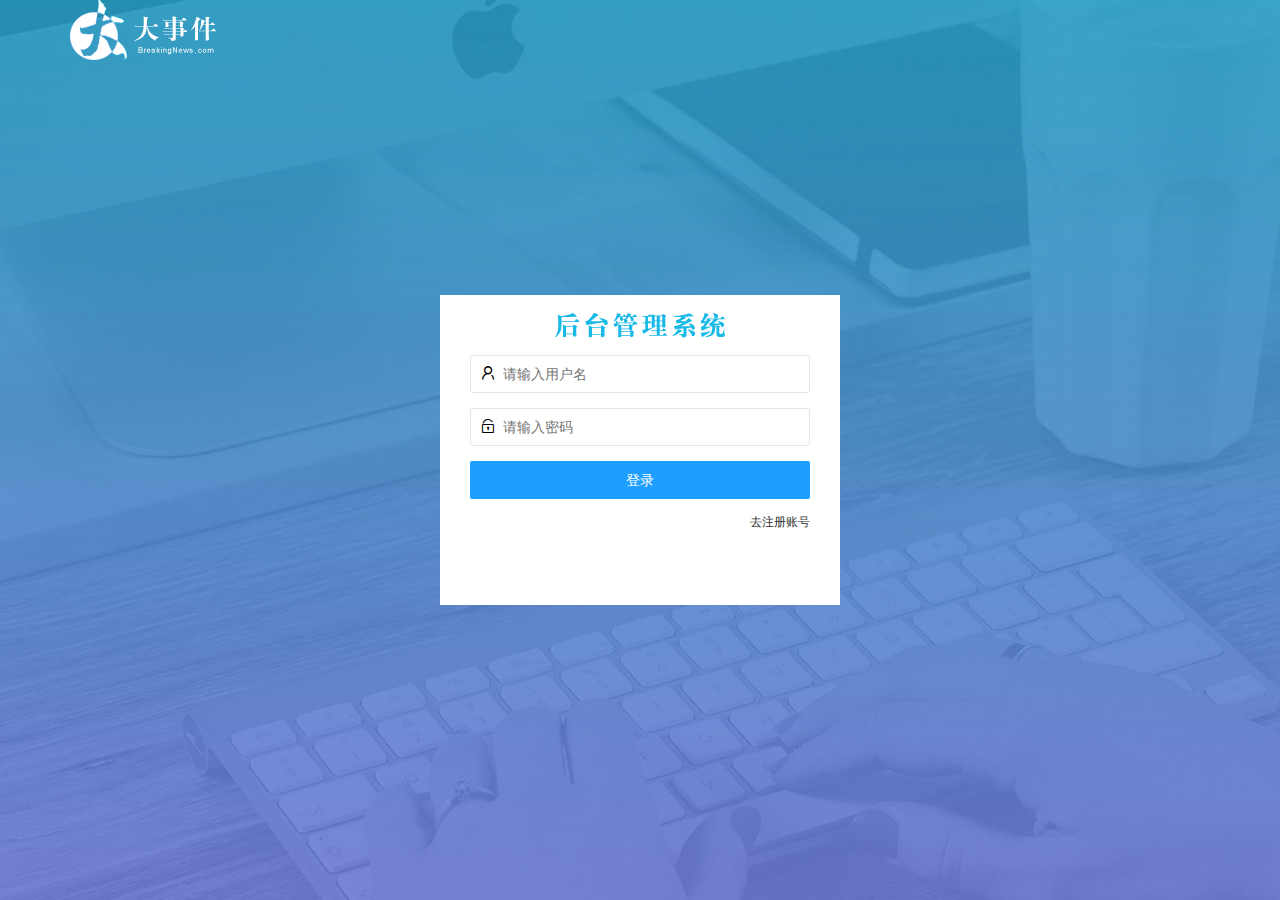
<file: code/login.html>
<!DOCTYPE html>
<html lang="en">

<head>
    <meta charset="UTF-8">
    <meta name="viewport" content="width=device-width, initial-scale=1.0">
    <title>登录/注册</title>
    <link rel="stylesheet" href="./assets/lib/layui/css/layui.css">
    <link rel="stylesheet" href="./assets/css/login.css">
</head>

<body>
    <!-- 头部logo -->
    <div class="layui-main">
        <img src="./assets/images/logo.png" alt="">
    </div>
    <!-- 登录 -->
    <div class="loginAndRegBox">
        <div class="title-box"></div>
        <!-- 登录 -->
        <div class="login-box">
            <form class="layui-form login-form">
                <div class="layui-form-item">
                    <i class="layui-icon layui-icon-username"></i>
                    <input type="text" name="username" required lay-verify="required" placeholder="请输入用户名"
                        autocomplete="off" class="layui-input">
                </div>
                <div class="layui-form-item">
                    <i class="layui-icon layui-icon-password"></i>
                    <input type="password" name="password" required lay-verify="required|pwd" placeholder="请输入密码"
                        autocomplete="off" class="layui-input">
                </div>
                <div class="layui-form-item">
                    <button class="layui-btn layui-btn-fluid layui-btn-normal" lay-submit>登录</button>
                </div>
                <div class="layui-form-item link">
                    <a href="javascript:;" id="link_reg">去注册账号</a>
                </div>

            </form>
        </div>
        <!-- 注册 -->
        <div class="reg-box">
            <form class="layui-form reg-form">
                <div class="layui-form-item">
                    <i class="layui-icon layui-icon-username"></i>
                    <input type="text" name="username" required lay-verify="required" placeholder="请输入用户名"
                        autocomplete="off" class="layui-input">
                </div>
                <div class="layui-form-item">
                    <i class="layui-icon layui-icon-password"></i>
                    <input type="password" name="password" required lay-verify="required|pwd" placeholder="请输入密码"
                        autocomplete="off" class="layui-input">
                </div>
                <div class="layui-form-item">
                    <i class="layui-icon layui-icon-password"></i>
                    <input type="password" name="repassword" required lay-verify="required|pwd|repwd"
                        placeholder="请输入密码" autocomplete="off" class="layui-input">
                </div>
                <div class="layui-form-item">
                    <button class="layui-btn layui-btn-fluid layui-btn-normal" lay-submit>注册</button>
                </div>
                <div class="layui-form-item link">
                    <a href="javascript:;" id="link_login">去登录</a>
                </div>
        </div>
    </div>
    <script src="./assets/lib/jquery.js"></script>
    <script src="./assets/js/baseAPI.js"></script>
    <script src="./assets/lib/layui/layui.all.js"></script>
    <script src="./assets/js/login.js"></script>
</body>

</html>
</file>
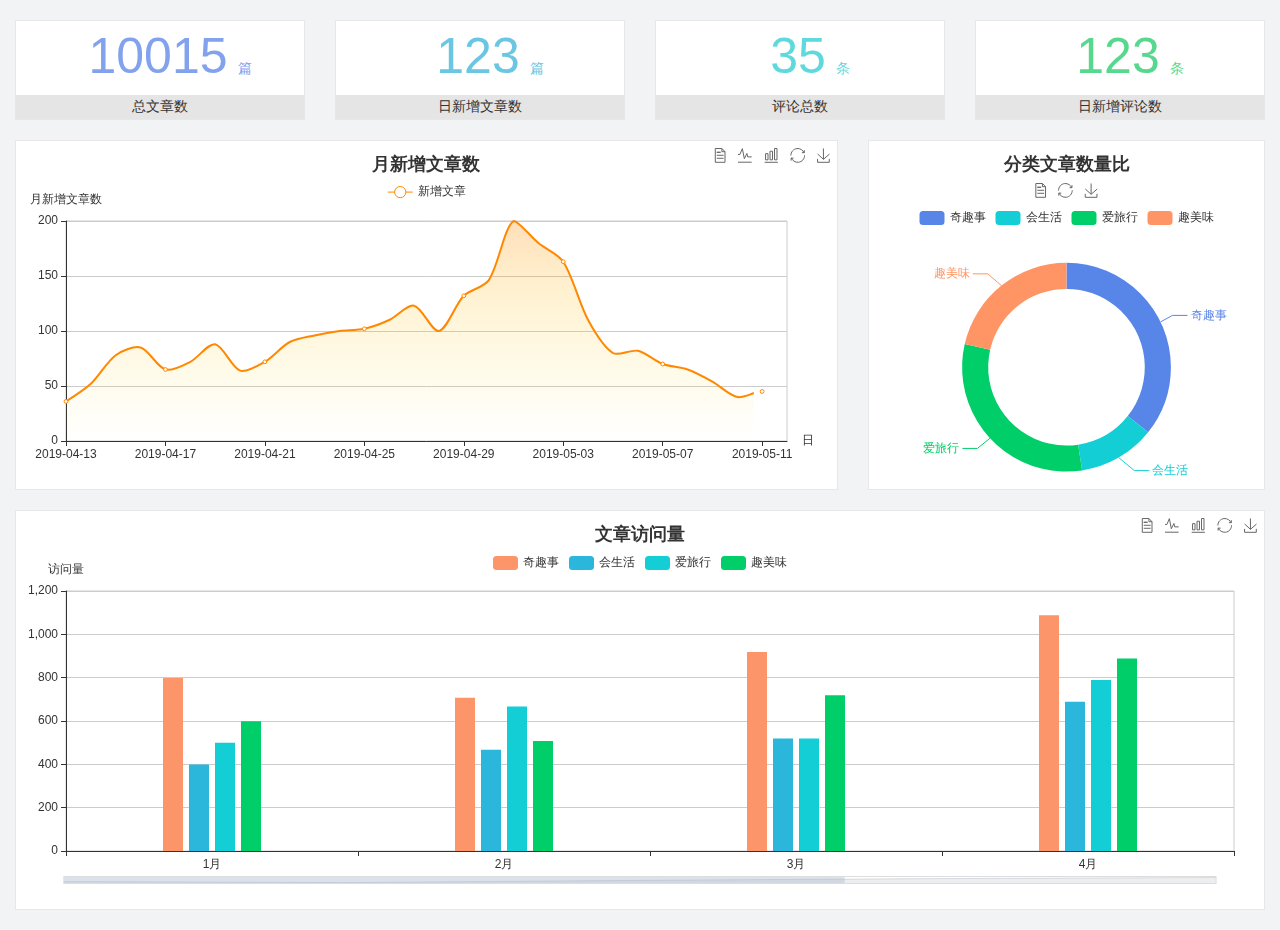
<file: code/home/dashboard.html>
<!DOCTYPE html>
<html lang="en">

<head>
  <meta charset="UTF-8">
  <meta name="viewport" content="width=device-width, initial-scale=1.0">
  <meta http-equiv="X-UA-Compatible" content="ie=edge">
  <title>图表统计</title>
  <link rel="stylesheet" href="../assets/lib/bootstrap.css" />
  <link rel="stylesheet" href="../assets/lib/main.css" />
  <script src="../assets/lib/jquery.js"></script>
  <script type="text/javascript" src="../assets/lib/echarts.min.js"></script>
</head>

<body>
  <div class="container-fluid">
    <div class="row spannel_list">
      <div class="col-sm-3 col-xs-6">
        <div class="spannel">
          <em>10015</em><span>篇</span>
          <b>总文章数</b>
        </div>
      </div>
      <div class="col-sm-3 col-xs-6">
        <div class="spannel scolor01">
          <em>123</em><span>篇</span>
          <b>日新增文章数</b>
        </div>
      </div>
      <div class="col-sm-3 col-xs-6">
        <div class="spannel scolor02">
          <em>35</em><span>条</span>
          <b>评论总数</b>
        </div>
      </div>
      <div class="col-sm-3 col-xs-6">
        <div class="spannel scolor03">
          <em>123</em><span>条</span>
          <b>日新增评论数</b>
        </div>
      </div>
    </div>
  </div>

  <div class="container-fluid">
    <div class="row curve-pie">
      <div class="col-lg-8 col-md-8">
        <div class="gragh_pannel" id="curve_show"></div>
      </div>
      <div class="col-lg-4 col-md-4">
        <div class="gragh_pannel" id="pie_show"></div>
      </div>
    </div>
  </div>

  <div class="container-fluid">
    <div class="column_pannel" id="column_show"></div>
  </div>

  <script>
    var oChart = echarts.init(document.getElementById('curve_show'));
    var aList_all = [{
        'count': 36,
        'date': '2019-04-13'
      },
      {
        'count': 52,
        'date': '2019-04-14'
      },
      {
        'count': 78,
        'date': '2019-04-15'
      },
      {
        'count': 85,
        'date': '2019-04-16'
      },
      {
        'count': 65,
        'date': '2019-04-17'
      },
      {
        'count': 72,
        'date': '2019-04-18'
      },
      {
        'count': 88,
        'date': '2019-04-19'
      },
      {
        'count': 64,
        'date': '2019-04-20'
      },
      {
        'count': 72,
        'date': '2019-04-21'
      },
      {
        'count': 90,
        'date': '2019-04-22'
      },
      {
        'count': 96,
        'date': '2019-04-23'
      },
      {
        'count': 100,
        'date': '2019-04-24'
      },
      {
        'count': 102,
        'date': '2019-04-25'
      },
      {
        'count': 110,
        'date': '2019-04-26'
      },
      {
        'count': 123,
        'date': '2019-04-27'
      },
      {
        'count': 100,
        'date': '2019-04-28'
      },
      {
        'count': 132,
        'date': '2019-04-29'
      },
      {
        'count': 146,
        'date': '2019-04-30'
      },
      {
        'count': 200,
        'date': '2019-05-01'
      },
      {
        'count': 180,
        'date': '2019-05-02'
      },
      {
        'count': 163,
        'date': '2019-05-03'
      },
      {
        'count': 110,
        'date': '2019-05-04'
      },
      {
        'count': 80,
        'date': '2019-05-05'
      },
      {
        'count': 82,
        'date': '2019-05-06'
      },
      {
        'count': 70,
        'date': '2019-05-07'
      },
      {
        'count': 65,
        'date': '2019-05-08'
      },
      {
        'count': 54,
        'date': '2019-05-09'
      },
      {
        'count': 40,
        'date': '2019-05-10'
      },
      {
        'count': 45,
        'date': '2019-05-11'
      },
      {
        'count': 38,
        'date': '2019-05-12'
      },
    ];

    let aCount = [];
    let aDate = [];

    for (var i = 0; i < aList_all.length; i++) {
      aCount.push(aList_all[i].count);
      aDate.push(aList_all[i].date);
    }

    var chartopt = {
      title: {
        text: '月新增文章数',
        left: 'center',
        top: '10'
      },
      tooltip: {
        trigger: 'axis'
      },
      legend: {
        data: ['新增文章'],
        top: '40'
      },
      toolbox: {
        show: true,
        feature: {
          mark: {
            show: true
          },
          dataView: {
            show: true,
            readOnly: false
          },
          magicType: {
            show: true,
            type: ['line', 'bar']
          },
          restore: {
            show: true
          },
          saveAsImage: {
            show: true
          }
        }
      },
      calculable: true,
      xAxis: [{
        name: '日',
        type: 'category',
        boundaryGap: false,
        data: aDate
      }],
      yAxis: [{
        name: '月新增文章数',
        type: 'value'
      }],
      series: [{
        name: '新增文章',
        type: 'line',
        smooth: true,
        itemStyle: {
          normal: {
            areaStyle: {
              type: 'default'
            },
            color: '#f80'
          },
          lineStyle: {
            color: '#f80'
          }
        },
        data: aCount
      }],
      areaStyle: {
        normal: {
          color: new echarts.graphic.LinearGradient(0, 0, 0, 1, [{
            offset: 0,
            color: 'rgba(255,136,0,0.39)'
          }, {
            offset: .34,
            color: 'rgba(255,180,0,0.25)'
          }, {
            offset: 1,
            color: 'rgba(255,222,0,0.00)'
          }])

        }
      },
      grid: {
        show: true,
        x: 50,
        x2: 50,
        y: 80,
        height: 220
      }
    };

    oChart.setOption(chartopt);


    var oPie = echarts.init(document.getElementById('pie_show'));
    var oPieopt = {
      title: {
        top: 10,
        text: '分类文章数量比',
        x: 'center'
      },
      tooltip: {
        trigger: 'item',
        formatter: "{a} <br/>{b} : {c} ({d}%)"
      },
      color: ['#5885e8', '#13cfd5', '#00ce68', '#ff9565'],
      legend: {
        x: 'center',
        top: 65,
        data: ['奇趣事', '会生活', '爱旅行', '趣美味']
      },
      toolbox: {
        show: true,
        x: 'center',
        top: 35,
        feature: {
          mark: {
            show: true
          },
          dataView: {
            show: true,
            readOnly: false
          },
          magicType: {
            show: true,
            type: ['pie', 'funnel'],
            option: {
              funnel: {
                x: '25%',
                width: '50%',
                funnelAlign: 'left',
                max: 1548
              }
            }
          },
          restore: {
            show: true
          },
          saveAsImage: {
            show: true
          }
        }
      },
      calculable: true,
      series: [{
        name: '访问来源',
        type: 'pie',
        radius: ['45%', '60%'],
        center: ['50%', '65%'],
        data: [{
            value: 300,
            name: '奇趣事'
          },
          {
            value: 100,
            name: '会生活'
          },
          {
            value: 260,
            name: '爱旅行'
          },
          {
            value: 180,
            name: '趣美味'
          }
        ]
      }]
    };
    oPie.setOption(oPieopt);



    var oColumn = this.echarts.init(document.getElementById('column_show'));
    var oColumnopt = {
      title: {
        text: '文章访问量',
        left: 'center',
        top: '10'
      },
      tooltip: {
        trigger: 'axis'
      },
      legend: {
        data: ['奇趣事', '会生活', '爱旅行', '趣美味'],
        top: '40'
      },
      toolbox: {
        show: true,
        feature: {
          mark: {
            show: true
          },
          dataView: {
            show: true,
            readOnly: false
          },
          magicType: {
            show: true,
            type: ['line', 'bar']
          },
          restore: {
            show: true
          },
          saveAsImage: {
            show: true
          }
        }
      },
      calculable: true,
      xAxis: [{
        type: 'category',
        data: ['1月', '2月', '3月', '4月', '5月']
      }],
      yAxis: [{
        name: '访问量',
        type: 'value'
      }],
      series: [{
          name: '奇趣事',
          type: 'bar',
          barWidth: 20,
          itemStyle: {
            normal: {
              areaStyle: {
                type: 'default'
              },
              color: '#fd956a'
            }
          },
          data: [800, 708, 920, 1090, 1200]
        },
        {
          name: '会生活',
          type: 'bar',
          barWidth: 20,
          itemStyle: {
            normal: {
              areaStyle: {
                type: 'default'
              },
              color: '#2bb6db'
            }
          },
          data: [400, 468, 520, 690, 800]
        },
        {
          name: '爱旅行',
          type: 'bar',
          barWidth: 20,
          itemStyle: {
            normal: {
              areaStyle: {
                type: 'default'
              },
              color: '#13cfd5'
            }
          },
          data: [500, 668, 520, 790, 900]
        },
        {
          name: '趣美味',
          type: 'bar',
          barWidth: 20,
          itemStyle: {
            normal: {
              areaStyle: {
                type: 'default'
              },
              color: '#00ce68'
            }
          },
          data: [600, 508, 720, 890, 1000]
        }
      ],
      grid: {
        show: true,
        x: 50,
        x2: 30,
        y: 80,
        height: 260
      },
      dataZoom: [ //给x轴设置滚动条
        {
          start: 0, //默认为0
          end: 100 - 1000 / 31, //默认为100
          type: 'slider',
          show: true,
          xAxisIndex: [0],
          handleSize: 0, //滑动条的 左右2个滑动条的大小
          height: 8, //组件高度
          left: 45, //左边的距离
          right: 50, //右边的距离
          bottom: 26, //右边的距离
          handleColor: '#ddd', //h滑动图标的颜色
          handleStyle: {
            borderColor: "#cacaca",
            borderWidth: "1",
            shadowBlur: 2,
            background: "#ddd",
            shadowColor: "#ddd",
          }
        }
      ]
    };
    oColumn.setOption(oColumnopt);
  </script>
</body>

</html>
</file>
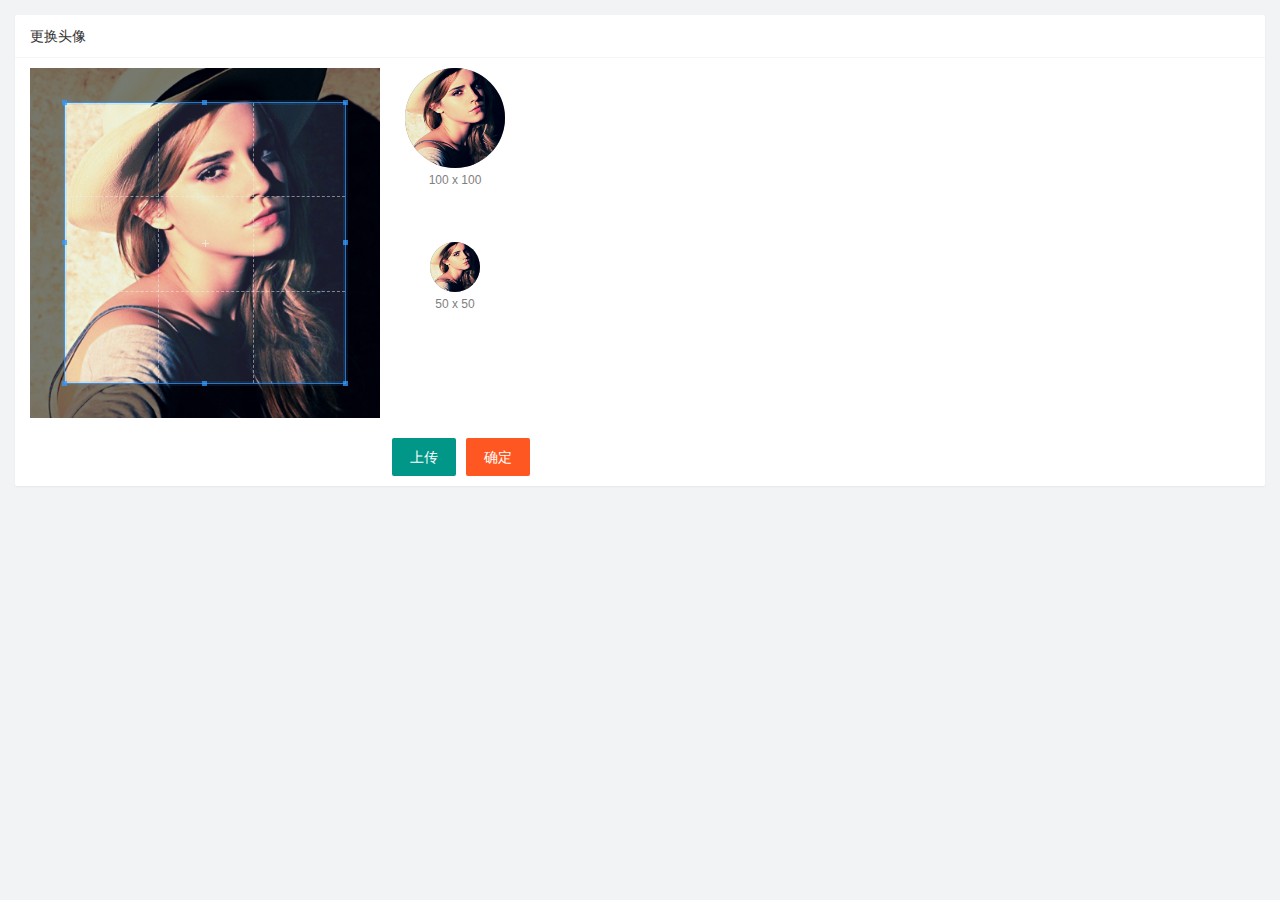
<file: code/user/user_avatar.html>
<!DOCTYPE html>
<html lang="en">

<head>
    <meta charset="UTF-8">
    <meta name="viewport" content="width=device-width, initial-scale=1.0">
    <title>Document</title>
    <link rel="stylesheet" href="../assets/lib/layui/css/layui.css">
    <link rel="stylesheet" href="../assets/lib/cropper/cropper.css">
    <link rel="stylesheet" href="../assets/css/user/user_avatar.css">
</head>

<body>
    <div class="layui-card">
        <div class="layui-card-header">更换头像 </div>
        <div class="layui-card-body">
            <!-- 第一行的图片裁剪和预览区域 -->
            <div class="row1">
                <!-- 图片裁剪区域 -->
                <div class="cropper-box">
                    <!-- 这个 img 标签很重要，将来会把它初始化为裁剪区域 -->
                    <img id="image" src="../assets/images/sample.jpg" />
                </div>
                <!-- 图片的预览区域 -->
                <div class="preview-box">
                    <div>
                        <!-- 宽高为 100px 的预览区域 -->
                        <div class="img-preview w100"></div>
                        <p class="size">100 x 100</p>
                    </div>
                    <div>
                        <!-- 宽高为 50px 的预览区域 -->
                        <div class="img-preview w50"></div>
                        <p class="size">50 x 50</p>
                    </div>
                </div>
            </div>

            <!-- 第二行的按钮区域 -->
            <div class="row2">
                <input type="file" id="imgfile" accept="image/jpg,image/png,image/jpeg">
                <button type="button" class="layui-btn btnChooseImg">上传</button>
                <button type="button" class="layui-btn layui-btn-danger upload">确定</button>
            </div>
        </div>
    </div>
    <script src="../assets/lib/layui/layui.all.js"></script>
    <script src="../assets/lib/jquery.js"></script>
    <script src="../assets/lib/cropper/Cropper.js"></script>
    <script src="../assets/lib/cropper/jquery-cropper.js"></script>
    <script src="../assets/js/baseAPI.js"></script>
    <script src="../assets/js/user/user_avatar.js"></script>
</body>

</html>
</file>
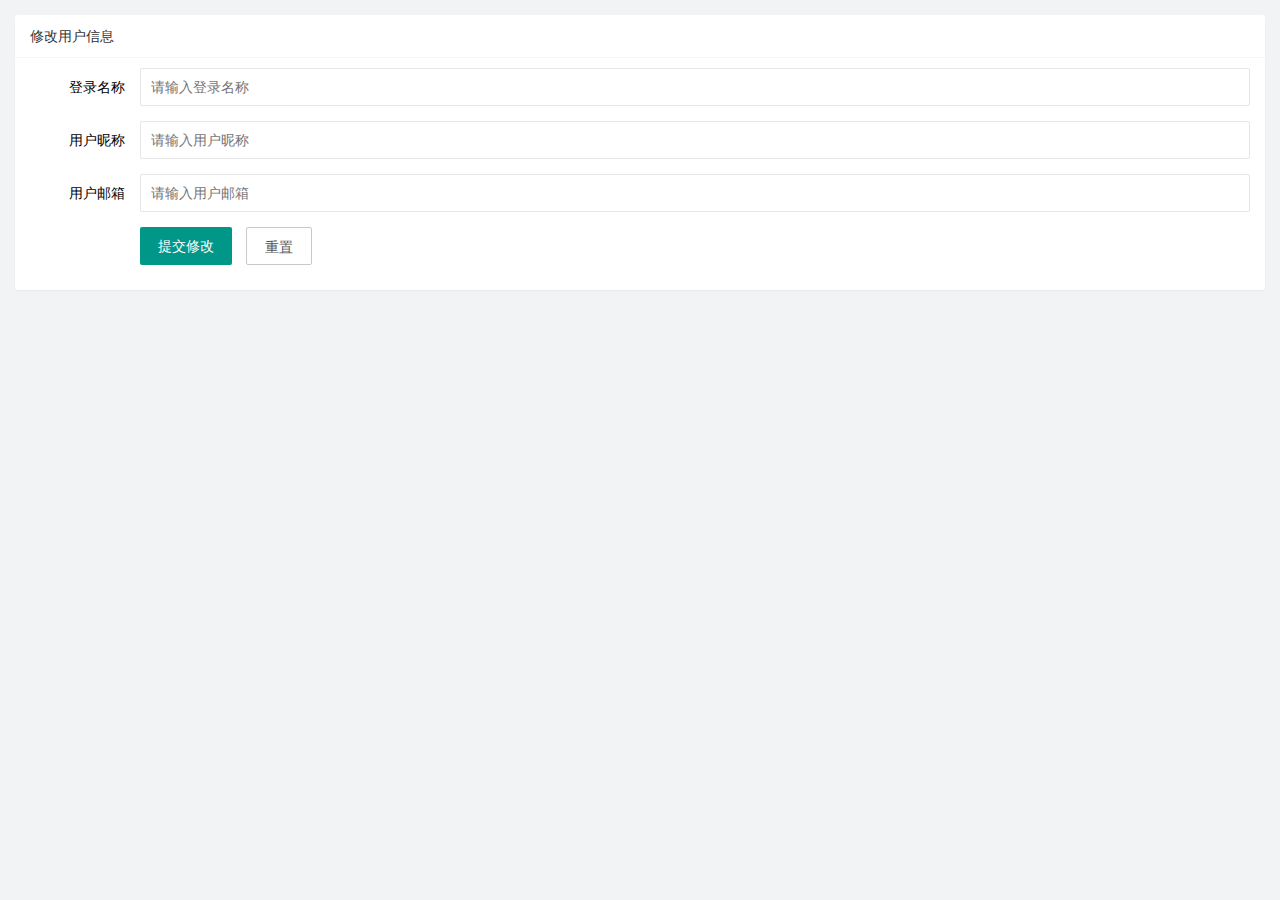
<file: code/user/user_info.html>
<!DOCTYPE html>
<html lang="en">

<head>
    <meta charset="UTF-8">
    <meta name="viewport" content="width=device-width, initial-scale=1.0">
    <title>Document</title>
    <link rel="stylesheet" href="../assets/lib/layui/css/layui.css">
    <link rel="stylesheet" href="../assets/css/user/user_info.css">
</head>

<body>
    <div class="layui-card">
        <div class="layui-card-header">修改用户信息</div>
        <div class="layui-card-body">
            <form class="layui-form" lay-filter="formUserInfo">
                <!-- 隐藏域 -->
                <input type="hidden" name="id">
                <div class="layui-form-item">
                    <label class="layui-form-label">登录名称</label>
                    <div class="layui-input-block">
                        <input type="text" name="username" required lay-verify="required" placeholder="请输入登录名称"
                            autocomplete="off" class="layui-input">
                    </div>
                </div>
                <div class="layui-form-item">
                    <label class="layui-form-label">用户昵称</label>
                    <div class="layui-input-block">
                        <input type="text" name="nickname" required lay-verify="required|nickname" placeholder="请输入用户昵称"
                            autocomplete="off" class="layui-input">
                    </div>
                </div>
                <div class="layui-form-item">
                    <label class="layui-form-label">用户邮箱</label>
                    <div class="layui-input-block">
                        <input type="text" name="email" required lay-verify="required|email" placeholder="请输入用户邮箱"
                            autocomplete="off" class="layui-input">
                    </div>
                </div>
                <div class="layui-form-item">
                    <div class="layui-input-block">
                        <button class="layui-btn" lay-submit lay-filter="formDemo">提交修改</button>
                        <button type="reset" class="layui-btn layui-btn-primary btn_reset">重置</button>
                    </div>
                </div>
            </form>
        </div>
    </div>
    <script src="../assets/lib/layui/layui.all.js"></script>
    <script src="../assets/lib/jquery.js"></script>
    <script src="../assets/js/baseAPI.js"></script>
    <script src="../assets/js/user/user_info.js"></script>
</body>

</html>
</file>
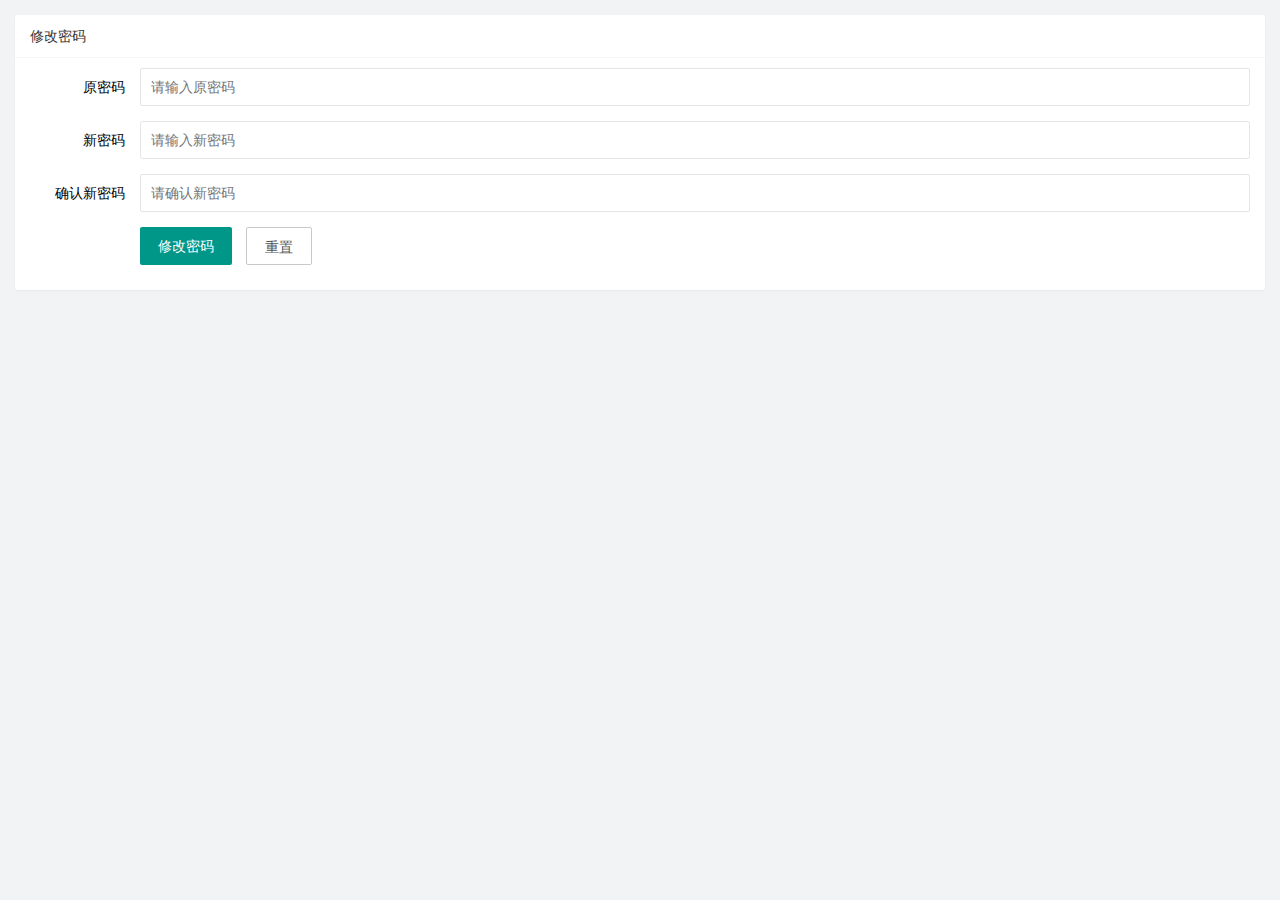
<file: code/user/user_pwd.html>
<!DOCTYPE html>
<html lang="en">

<head>
    <meta charset="UTF-8">
    <meta name="viewport" content="width=device-width, initial-scale=1.0">
    <title>Document</title>
    <link rel="stylesheet" href="../assets/lib/layui/css/layui.css">
    <link rel="stylesheet" href="../assets/css/user/user_pwd.css">
</head>

<body>
    <div class="layui-card">
        <div class="layui-card-header">修改密码</div>
        <div class="layui-card-body">
            <form class="layui-form" action="">
                <div class="layui-form-item">
                    <label class="layui-form-label">原密码</label>
                    <div class="layui-input-block">
                        <input type="password" name="oldPwd" required lay-verify="required|pwd" placeholder="请输入原密码"
                            autocomplete="off" class="layui-input">
                    </div>
                </div>
                <div class="layui-form-item">
                    <label class="layui-form-label">新密码</label>
                    <div class="layui-input-block">
                        <input type="password" name="newPwd" required lay-verify="required|pwd|rePwd"
                            placeholder="请输入新密码" autocomplete="off" class="layui-input">
                    </div>
                </div>
                <div class="layui-form-item">
                    <label class="layui-form-label">确认新密码</label>
                    <div class="layui-input-block">
                        <input type="password" name="rePwd" required lay-verify="required|pwd|rePwd"
                            placeholder="请确认新密码" autocomplete="off" class="layui-input">
                    </div>
                </div>
                <div class="layui-form-item">
                    <div class="layui-input-block">
                        <button class="layui-btn" lay-submit lay-filter="formDemo">修改密码</button>
                        <button type="reset" class="layui-btn layui-btn-primary">重置</button>
                    </div>
                </div>
            </form>
        </div>
    </div>
    <script src="../assets/lib/layui/layui.all.js"></script>
    <script src="../assets/lib/jquery.js"></script>
    <script src="../assets/js/baseAPI.js"></script>
    <script src="../assets/js/user/user_pwd.js"></script>
</body>

</html>
</file>
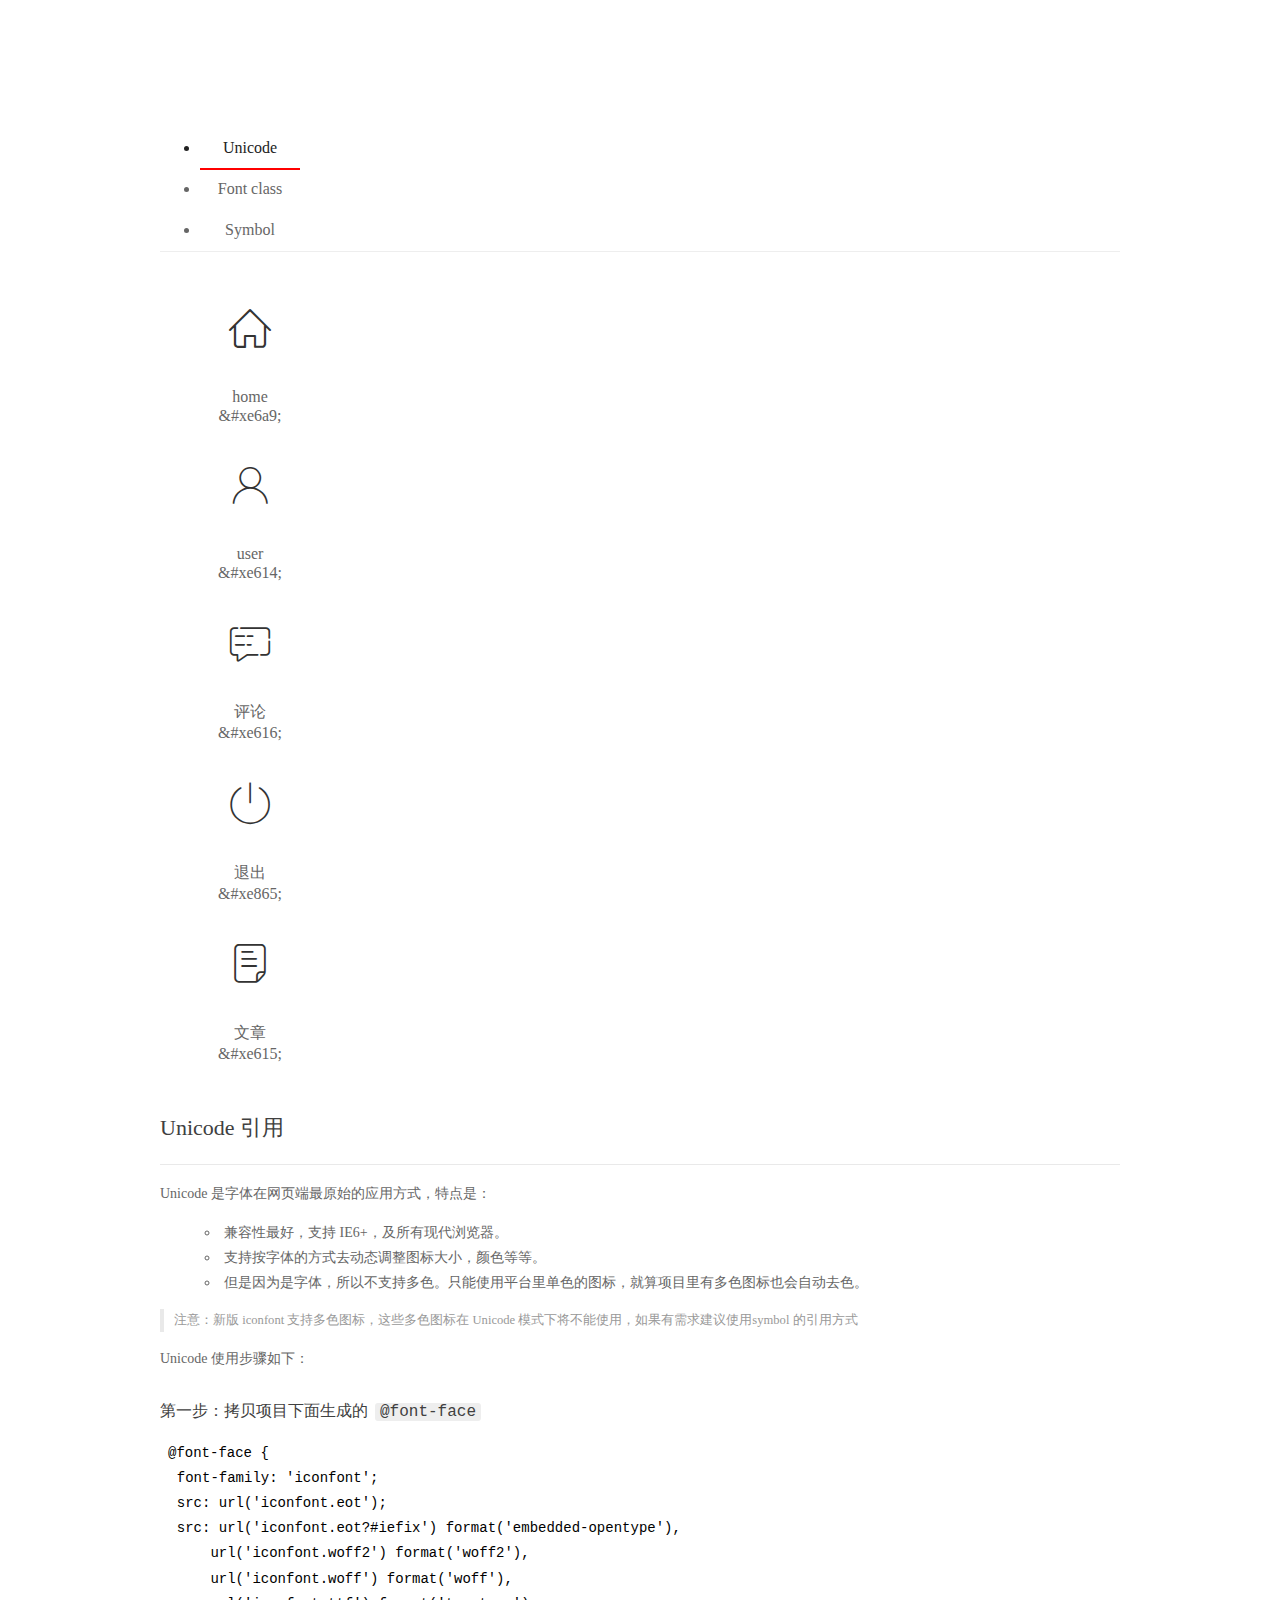
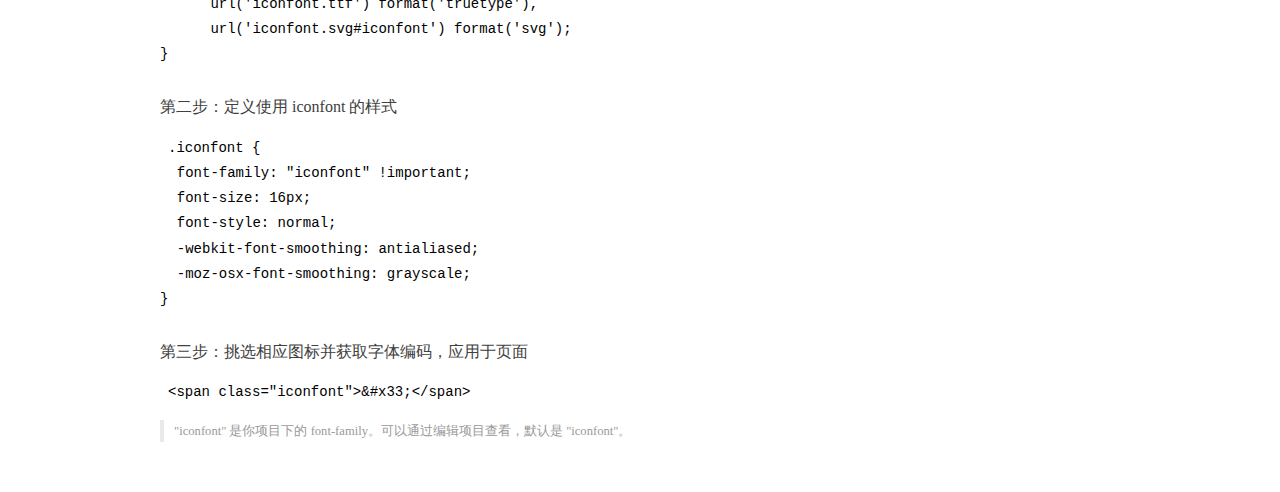
<file: code/assets/fonts/demo_index.html>
<!DOCTYPE html>
<html>
<head>
  <meta charset="utf-8"/>
  <title>IconFont Demo</title>
  <link rel="shortcut icon" href="https://gtms04.alicdn.com/tps/i4/TB1_oz6GVXXXXaFXpXXJDFnIXXX-64-64.ico" type="image/x-icon"/>
  <link rel="stylesheet" href="https://g.alicdn.com/thx/cube/1.3.2/cube.min.css">
  <link rel="stylesheet" href="demo.css">
  <link rel="stylesheet" href="iconfont.css">
  <script src="iconfont.js"></script>
  <!-- jQuery -->
  <script src="https://a1.alicdn.com/oss/uploads/2018/12/26/7bfddb60-08e8-11e9-9b04-53e73bb6408b.js"></script>
  <!-- 代码高亮 -->
  <script src="https://a1.alicdn.com/oss/uploads/2018/12/26/a3f714d0-08e6-11e9-8a15-ebf944d7534c.js"></script>
</head>
<body>
  <div class="main">
    <h1 class="logo"><a href="https://www.iconfont.cn/" title="iconfont 首页" target="_blank">&#xe86b;</a></h1>
    <div class="nav-tabs">
      <ul id="tabs" class="dib-box">
        <li class="dib active"><span>Unicode</span></li>
        <li class="dib"><span>Font class</span></li>
        <li class="dib"><span>Symbol</span></li>
      </ul>
      
    </div>
    <div class="tab-container">
      <div class="content unicode" style="display: block;">
          <ul class="icon_lists dib-box">
          
            <li class="dib">
              <span class="icon iconfont">&#xe6a9;</span>
                <div class="name">home</div>
                <div class="code-name">&amp;#xe6a9;</div>
              </li>
          
            <li class="dib">
              <span class="icon iconfont">&#xe614;</span>
                <div class="name">user</div>
                <div class="code-name">&amp;#xe614;</div>
              </li>
          
            <li class="dib">
              <span class="icon iconfont">&#xe616;</span>
                <div class="name">评论</div>
                <div class="code-name">&amp;#xe616;</div>
              </li>
          
            <li class="dib">
              <span class="icon iconfont">&#xe865;</span>
                <div class="name">退出</div>
                <div class="code-name">&amp;#xe865;</div>
              </li>
          
            <li class="dib">
              <span class="icon iconfont">&#xe615;</span>
                <div class="name">文章</div>
                <div class="code-name">&amp;#xe615;</div>
              </li>
          
          </ul>
          <div class="article markdown">
          <h2 id="unicode-">Unicode 引用</h2>
          <hr>

          <p>Unicode 是字体在网页端最原始的应用方式，特点是：</p>
          <ul>
            <li>兼容性最好，支持 IE6+，及所有现代浏览器。</li>
            <li>支持按字体的方式去动态调整图标大小，颜色等等。</li>
            <li>但是因为是字体，所以不支持多色。只能使用平台里单色的图标，就算项目里有多色图标也会自动去色。</li>
          </ul>
          <blockquote>
            <p>注意：新版 iconfont 支持多色图标，这些多色图标在 Unicode 模式下将不能使用，如果有需求建议使用symbol 的引用方式</p>
          </blockquote>
          <p>Unicode 使用步骤如下：</p>
          <h3 id="-font-face">第一步：拷贝项目下面生成的 <code>@font-face</code></h3>
<pre><code class="language-css"
>@font-face {
  font-family: 'iconfont';
  src: url('iconfont.eot');
  src: url('iconfont.eot?#iefix') format('embedded-opentype'),
      url('iconfont.woff2') format('woff2'),
      url('iconfont.woff') format('woff'),
      url('iconfont.ttf') format('truetype'),
      url('iconfont.svg#iconfont') format('svg');
}
</code></pre>
          <h3 id="-iconfont-">第二步：定义使用 iconfont 的样式</h3>
<pre><code class="language-css"
>.iconfont {
  font-family: "iconfont" !important;
  font-size: 16px;
  font-style: normal;
  -webkit-font-smoothing: antialiased;
  -moz-osx-font-smoothing: grayscale;
}
</code></pre>
          <h3 id="-">第三步：挑选相应图标并获取字体编码，应用于页面</h3>
<pre>
<code class="language-html"
>&lt;span class="iconfont"&gt;&amp;#x33;&lt;/span&gt;
</code></pre>
          <blockquote>
            <p>"iconfont" 是你项目下的 font-family。可以通过编辑项目查看，默认是 "iconfont"。</p>
          </blockquote>
          </div>
      </div>
      <div class="content font-class">
        <ul class="icon_lists dib-box">
          
          <li class="dib">
            <span class="icon iconfont icon-home"></span>
            <div class="name">
              home
            </div>
            <div class="code-name">.icon-home
            </div>
          </li>
          
          <li class="dib">
            <span class="icon iconfont icon-user"></span>
            <div class="name">
              user
            </div>
            <div class="code-name">.icon-user
            </div>
          </li>
          
          <li class="dib">
            <span class="icon iconfont icon-pinglun"></span>
            <div class="name">
              评论
            </div>
            <div class="code-name">.icon-pinglun
            </div>
          </li>
          
          <li class="dib">
            <span class="icon iconfont icon-tuichu"></span>
            <div class="name">
              退出
            </div>
            <div class="code-name">.icon-tuichu
            </div>
          </li>
          
          <li class="dib">
            <span class="icon iconfont icon-16"></span>
            <div class="name">
              文章
            </div>
            <div class="code-name">.icon-16
            </div>
          </li>
          
        </ul>
        <div class="article markdown">
        <h2 id="font-class-">font-class 引用</h2>
        <hr>

        <p>font-class 是 Unicode 使用方式的一种变种，主要是解决 Unicode 书写不直观，语意不明确的问题。</p>
        <p>与 Unicode 使用方式相比，具有如下特点：</p>
        <ul>
          <li>兼容性良好，支持 IE8+，及所有现代浏览器。</li>
          <li>相比于 Unicode 语意明确，书写更直观。可以很容易分辨这个 icon 是什么。</li>
          <li>因为使用 class 来定义图标，所以当要替换图标时，只需要修改 class 里面的 Unicode 引用。</li>
          <li>不过因为本质上还是使用的字体，所以多色图标还是不支持的。</li>
        </ul>
        <p>使用步骤如下：</p>
        <h3 id="-fontclass-">第一步：引入项目下面生成的 fontclass 代码：</h3>
<pre><code class="language-html">&lt;link rel="stylesheet" href="./iconfont.css"&gt;
</code></pre>
        <h3 id="-">第二步：挑选相应图标并获取类名，应用于页面：</h3>
<pre><code class="language-html">&lt;span class="iconfont icon-xxx"&gt;&lt;/span&gt;
</code></pre>
        <blockquote>
          <p>"
            iconfont" 是你项目下的 font-family。可以通过编辑项目查看，默认是 "iconfont"。</p>
        </blockquote>
      </div>
      </div>
      <div class="content symbol">
          <ul class="icon_lists dib-box">
          
            <li class="dib">
                <svg class="icon svg-icon" aria-hidden="true">
                  <use xlink:href="#icon-home"></use>
                </svg>
                <div class="name">home</div>
                <div class="code-name">#icon-home</div>
            </li>
          
            <li class="dib">
                <svg class="icon svg-icon" aria-hidden="true">
                  <use xlink:href="#icon-user"></use>
                </svg>
                <div class="name">user</div>
                <div class="code-name">#icon-user</div>
            </li>
          
            <li class="dib">
                <svg class="icon svg-icon" aria-hidden="true">
                  <use xlink:href="#icon-pinglun"></use>
                </svg>
                <div class="name">评论</div>
                <div class="code-name">#icon-pinglun</div>
            </li>
          
            <li class="dib">
                <svg class="icon svg-icon" aria-hidden="true">
                  <use xlink:href="#icon-tuichu"></use>
                </svg>
                <div class="name">退出</div>
                <div class="code-name">#icon-tuichu</div>
            </li>
          
            <li class="dib">
                <svg class="icon svg-icon" aria-hidden="true">
                  <use xlink:href="#icon-16"></use>
                </svg>
                <div class="name">文章</div>
                <div class="code-name">#icon-16</div>
            </li>
          
          </ul>
          <div class="article markdown">
          <h2 id="symbol-">Symbol 引用</h2>
          <hr>

          <p>这是一种全新的使用方式，应该说这才是未来的主流，也是平台目前推荐的用法。相关介绍可以参考这篇<a href="">文章</a>
            这种用法其实是做了一个 SVG 的集合，与另外两种相比具有如下特点：</p>
          <ul>
            <li>支持多色图标了，不再受单色限制。</li>
            <li>通过一些技巧，支持像字体那样，通过 <code>font-size</code>, <code>color</code> 来调整样式。</li>
            <li>兼容性较差，支持 IE9+，及现代浏览器。</li>
            <li>浏览器渲染 SVG 的性能一般，还不如 png。</li>
          </ul>
          <p>使用步骤如下：</p>
          <h3 id="-symbol-">第一步：引入项目下面生成的 symbol 代码：</h3>
<pre><code class="language-html">&lt;script src="./iconfont.js"&gt;&lt;/script&gt;
</code></pre>
          <h3 id="-css-">第二步：加入通用 CSS 代码（引入一次就行）：</h3>
<pre><code class="language-html">&lt;style&gt;
.icon {
  width: 1em;
  height: 1em;
  vertical-align: -0.15em;
  fill: currentColor;
  overflow: hidden;
}
&lt;/style&gt;
</code></pre>
          <h3 id="-">第三步：挑选相应图标并获取类名，应用于页面：</h3>
<pre><code class="language-html">&lt;svg class="icon" aria-hidden="true"&gt;
  &lt;use xlink:href="#icon-xxx"&gt;&lt;/use&gt;
&lt;/svg&gt;
</code></pre>
          </div>
      </div>

    </div>
  </div>
  <script>
  $(document).ready(function () {
      $('.tab-container .content:first').show()

      $('#tabs li').click(function (e) {
        var tabContent = $('.tab-container .content')
        var index = $(this).index()

        if ($(this).hasClass('active')) {
          return
        } else {
          $('#tabs li').removeClass('active')
          $(this).addClass('active')

          tabContent.hide().eq(index).fadeIn()
        }
      })
    })
  </script>
</body>
</html>
</file>
<file: code/assets/lib/layui/css/layui.css>
/** layui-v2.5.5 MIT License By https://www.layui.com */
 .layui-inline,img{display:inline-block;vertical-align:middle}h1,h2,h3,h4,h5,h6{font-weight:400}.layui-edge,.layui-header,.layui-inline,.layui-main{position:relative}.layui-body,.layui-edge,.layui-elip{overflow:hidden}.layui-btn,.layui-edge,.layui-inline,img{vertical-align:middle}.layui-btn,.layui-disabled,.layui-icon,.layui-unselect{-moz-user-select:none;-webkit-user-select:none;-ms-user-select:none}.layui-elip,.layui-form-checkbox span,.layui-form-pane .layui-form-label{text-overflow:ellipsis;white-space:nowrap}.layui-breadcrumb,.layui-tree-btnGroup{visibility:hidden}blockquote,body,button,dd,div,dl,dt,form,h1,h2,h3,h4,h5,h6,input,li,ol,p,pre,td,textarea,th,ul{margin:0;padding:0;-webkit-tap-highlight-color:rgba(0,0,0,0)}a:active,a:hover{outline:0}img{border:none}li{list-style:none}table{border-collapse:collapse;border-spacing:0}h4,h5,h6{font-size:100%}button,input,optgroup,option,select,textarea{font-family:inherit;font-size:inherit;font-style:inherit;font-weight:inherit;outline:0}pre{white-space:pre-wrap;white-space:-moz-pre-wrap;white-space:-pre-wrap;white-space:-o-pre-wrap;word-wrap:break-word}body{line-height:24px;font:14px Helvetica Neue,Helvetica,PingFang SC,Tahoma,Arial,sans-serif}hr{height:1px;margin:10px 0;border:0;clear:both}a{color:#333;text-decoration:none}a:hover{color:#777}a cite{font-style:normal;*cursor:pointer}.layui-border-box,.layui-border-box *{box-sizing:border-box}.layui-box,.layui-box *{box-sizing:content-box}.layui-clear{clear:both;*zoom:1}.layui-clear:after{content:'\20';clear:both;*zoom:1;display:block;height:0}.layui-inline{*display:inline;*zoom:1}.layui-edge{display:inline-block;width:0;height:0;border-width:6px;border-style:dashed;border-color:transparent}.layui-edge-top{top:-4px;border-bottom-color:#999;border-bottom-style:solid}.layui-edge-right{border-left-color:#999;border-left-style:solid}.layui-edge-bottom{top:2px;border-top-color:#999;border-top-style:solid}.layui-edge-left{border-right-color:#999;border-right-style:solid}.layui-disabled,.layui-disabled:hover{color:#d2d2d2!important;cursor:not-allowed!important}.layui-circle{border-radius:100%}.layui-show{display:block!important}.layui-hide{display:none!important}@font-face{font-family:layui-icon;src:url(../font/iconfont.eot?v=250);src:url(../font/iconfont.eot?v=250#iefix) format('embedded-opentype'),url(../font/iconfont.woff2?v=250) format('woff2'),url(../font/iconfont.woff?v=250) format('woff'),url(../font/iconfont.ttf?v=250) format('truetype'),url(../font/iconfont.svg?v=250#layui-icon) format('svg')}.layui-icon{font-family:layui-icon!important;font-size:16px;font-style:normal;-webkit-font-smoothing:antialiased;-moz-osx-font-smoothing:grayscale}.layui-icon-reply-fill:before{content:"\e611"}.layui-icon-set-fill:before{content:"\e614"}.layui-icon-menu-fill:before{content:"\e60f"}.layui-icon-search:before{content:"\e615"}.layui-icon-share:before{content:"\e641"}.layui-icon-set-sm:before{content:"\e620"}.layui-icon-engine:before{content:"\e628"}.layui-icon-close:before{content:"\1006"}.layui-icon-close-fill:before{content:"\1007"}.layui-icon-chart-screen:before{content:"\e629"}.layui-icon-star:before{content:"\e600"}.layui-icon-circle-dot:before{content:"\e617"}.layui-icon-chat:before{content:"\e606"}.layui-icon-release:before{content:"\e609"}.layui-icon-list:before{content:"\e60a"}.layui-icon-chart:before{content:"\e62c"}.layui-icon-ok-circle:before{content:"\1005"}.layui-icon-layim-theme:before{content:"\e61b"}.layui-icon-table:before{content:"\e62d"}.layui-icon-right:before{content:"\e602"}.layui-icon-left:before{content:"\e603"}.layui-icon-cart-simple:before{content:"\e698"}.layui-icon-face-cry:before{content:"\e69c"}.layui-icon-face-smile:before{content:"\e6af"}.layui-icon-survey:before{content:"\e6b2"}.layui-icon-tree:before{content:"\e62e"}.layui-icon-upload-circle:before{content:"\e62f"}.layui-icon-add-circle:before{content:"\e61f"}.layui-icon-download-circle:before{content:"\e601"}.layui-icon-templeate-1:before{content:"\e630"}.layui-icon-util:before{content:"\e631"}.layui-icon-face-surprised:before{content:"\e664"}.layui-icon-edit:before{content:"\e642"}.layui-icon-speaker:before{content:"\e645"}.layui-icon-down:before{content:"\e61a"}.layui-icon-file:before{content:"\e621"}.layui-icon-layouts:before{content:"\e632"}.layui-icon-rate-half:before{content:"\e6c9"}.layui-icon-add-circle-fine:before{content:"\e608"}.layui-icon-prev-circle:before{content:"\e633"}.layui-icon-read:before{content:"\e705"}.layui-icon-404:before{content:"\e61c"}.layui-icon-carousel:before{content:"\e634"}.layui-icon-help:before{content:"\e607"}.layui-icon-code-circle:before{content:"\e635"}.layui-icon-water:before{content:"\e636"}.layui-icon-username:before{content:"\e66f"}.layui-icon-find-fill:before{content:"\e670"}.layui-icon-about:before{content:"\e60b"}.layui-icon-location:before{content:"\e715"}.layui-icon-up:before{content:"\e619"}.layui-icon-pause:before{content:"\e651"}.layui-icon-date:before{content:"\e637"}.layui-icon-layim-uploadfile:before{content:"\e61d"}.layui-icon-delete:before{content:"\e640"}.layui-icon-play:before{content:"\e652"}.layui-icon-top:before{content:"\e604"}.layui-icon-friends:before{content:"\e612"}.layui-icon-refresh-3:before{content:"\e9aa"}.layui-icon-ok:before{content:"\e605"}.layui-icon-layer:before{content:"\e638"}.layui-icon-face-smile-fine:before{content:"\e60c"}.layui-icon-dollar:before{content:"\e659"}.layui-icon-group:before{content:"\e613"}.layui-icon-layim-download:before{content:"\e61e"}.layui-icon-picture-fine:before{content:"\e60d"}.layui-icon-link:before{content:"\e64c"}.layui-icon-diamond:before{content:"\e735"}.layui-icon-log:before{content:"\e60e"}.layui-icon-rate-solid:before{content:"\e67a"}.layui-icon-fonts-del:before{content:"\e64f"}.layui-icon-unlink:before{content:"\e64d"}.layui-icon-fonts-clear:before{content:"\e639"}.layui-icon-triangle-r:before{content:"\e623"}.layui-icon-circle:before{content:"\e63f"}.layui-icon-radio:before{content:"\e643"}.layui-icon-align-center:before{content:"\e647"}.layui-icon-align-right:before{content:"\e648"}.layui-icon-align-left:before{content:"\e649"}.layui-icon-loading-1:before{content:"\e63e"}.layui-icon-return:before{content:"\e65c"}.layui-icon-fonts-strong:before{content:"\e62b"}.layui-icon-upload:before{content:"\e67c"}.layui-icon-dialogue:before{content:"\e63a"}.layui-icon-video:before{content:"\e6ed"}.layui-icon-headset:before{content:"\e6fc"}.layui-icon-cellphone-fine:before{content:"\e63b"}.layui-icon-add-1:before{content:"\e654"}.layui-icon-face-smile-b:before{content:"\e650"}.layui-icon-fonts-html:before{content:"\e64b"}.layui-icon-form:before{content:"\e63c"}.layui-icon-cart:before{content:"\e657"}.layui-icon-camera-fill:before{content:"\e65d"}.layui-icon-tabs:before{content:"\e62a"}.layui-icon-fonts-code:before{content:"\e64e"}.layui-icon-fire:before{content:"\e756"}.layui-icon-set:before{content:"\e716"}.layui-icon-fonts-u:before{content:"\e646"}.layui-icon-triangle-d:before{content:"\e625"}.layui-icon-tips:before{content:"\e702"}.layui-icon-picture:before{content:"\e64a"}.layui-icon-more-vertical:before{content:"\e671"}.layui-icon-flag:before{content:"\e66c"}.layui-icon-loading:before{content:"\e63d"}.layui-icon-fonts-i:before{content:"\e644"}.layui-icon-refresh-1:before{content:"\e666"}.layui-icon-rmb:before{content:"\e65e"}.layui-icon-home:before{content:"\e68e"}.layui-icon-user:before{content:"\e770"}.layui-icon-notice:before{content:"\e667"}.layui-icon-login-weibo:before{content:"\e675"}.layui-icon-voice:before{content:"\e688"}.layui-icon-upload-drag:before{content:"\e681"}.layui-icon-login-qq:before{content:"\e676"}.layui-icon-snowflake:before{content:"\e6b1"}.layui-icon-file-b:before{content:"\e655"}.layui-icon-template:before{content:"\e663"}.layui-icon-auz:before{content:"\e672"}.layui-icon-console:before{content:"\e665"}.layui-icon-app:before{content:"\e653"}.layui-icon-prev:before{content:"\e65a"}.layui-icon-website:before{content:"\e7ae"}.layui-icon-next:before{content:"\e65b"}.layui-icon-component:before{content:"\e857"}.layui-icon-more:before{content:"\e65f"}.layui-icon-login-wechat:before{content:"\e677"}.layui-icon-shrink-right:before{content:"\e668"}.layui-icon-spread-left:before{content:"\e66b"}.layui-icon-camera:before{content:"\e660"}.layui-icon-note:before{content:"\e66e"}.layui-icon-refresh:before{content:"\e669"}.layui-icon-female:before{content:"\e661"}.layui-icon-male:before{content:"\e662"}.layui-icon-password:before{content:"\e673"}.layui-icon-senior:before{content:"\e674"}.layui-icon-theme:before{content:"\e66a"}.layui-icon-tread:before{content:"\e6c5"}.layui-icon-praise:before{content:"\e6c6"}.layui-icon-star-fill:before{content:"\e658"}.layui-icon-rate:before{content:"\e67b"}.layui-icon-template-1:before{content:"\e656"}.layui-icon-vercode:before{content:"\e679"}.layui-icon-cellphone:before{content:"\e678"}.layui-icon-screen-full:before{content:"\e622"}.layui-icon-screen-restore:before{content:"\e758"}.layui-icon-cols:before{content:"\e610"}.layui-icon-export:before{content:"\e67d"}.layui-icon-print:before{content:"\e66d"}.layui-icon-slider:before{content:"\e714"}.layui-icon-addition:before{content:"\e624"}.layui-icon-subtraction:before{content:"\e67e"}.layui-icon-service:before{content:"\e626"}.layui-icon-transfer:before{content:"\e691"}.layui-main{width:1140px;margin:0 auto}.layui-header{z-index:1000;height:60px}.layui-header a:hover{transition:all .5s;-webkit-transition:all .5s}.layui-side{position:fixed;left:0;top:0;bottom:0;z-index:999;width:200px;overflow-x:hidden}.layui-side-scroll{position:relative;width:220px;height:100%;overflow-x:hidden}.layui-body{position:absolute;left:200px;right:0;top:0;bottom:0;z-index:998;width:auto;overflow-y:auto;box-sizing:border-box}.layui-layout-body{overflow:hidden}.layui-layout-admin .layui-header{background-color:#23262E}.layui-layout-admin .layui-side{top:60px;width:200px;overflow-x:hidden}.layui-layout-admin .layui-body{position:fixed;top:60px;bottom:44px}.layui-layout-admin .layui-main{width:auto;margin:0 15px}.layui-layout-admin .layui-footer{position:fixed;left:200px;right:0;bottom:0;height:44px;line-height:44px;padding:0 15px;background-color:#eee}.layui-layout-admin .layui-logo{position:absolute;left:0;top:0;width:200px;height:100%;line-height:60px;text-align:center;color:#009688;font-size:16px}.layui-layout-admin .layui-header .layui-nav{background:0 0}.layui-layout-left{position:absolute!important;left:200px;top:0}.layui-layout-right{position:absolute!important;right:0;top:0}.layui-container{position:relative;margin:0 auto;padding:0 15px;box-sizing:border-box}.layui-fluid{position:relative;margin:0 auto;padding:0 15px}.layui-row:after,.layui-row:before{content:'';display:block;clear:both}.layui-col-lg1,.layui-col-lg10,.layui-col-lg11,.layui-col-lg12,.layui-col-lg2,.layui-col-lg3,.layui-col-lg4,.layui-col-lg5,.layui-col-lg6,.layui-col-lg7,.layui-col-lg8,.layui-col-lg9,.layui-col-md1,.layui-col-md10,.layui-col-md11,.layui-col-md12,.layui-col-md2,.layui-col-md3,.layui-col-md4,.layui-col-md5,.layui-col-md6,.layui-col-md7,.layui-col-md8,.layui-col-md9,.layui-col-sm1,.layui-col-sm10,.layui-col-sm11,.layui-col-sm12,.layui-col-sm2,.layui-col-sm3,.layui-col-sm4,.layui-col-sm5,.layui-col-sm6,.layui-col-sm7,.layui-col-sm8,.layui-col-sm9,.layui-col-xs1,.layui-col-xs10,.layui-col-xs11,.layui-col-xs12,.layui-col-xs2,.layui-col-xs3,.layui-col-xs4,.layui-col-xs5,.layui-col-xs6,.layui-col-xs7,.layui-col-xs8,.layui-col-xs9{position:relative;display:block;box-sizing:border-box}.layui-col-xs1,.layui-col-xs10,.layui-col-xs11,.layui-col-xs12,.layui-col-xs2,.layui-col-xs3,.layui-col-xs4,.layui-col-xs5,.layui-col-xs6,.layui-col-xs7,.layui-col-xs8,.layui-col-xs9{float:left}.layui-col-xs1{width:8.33333333%}.layui-col-xs2{width:16.66666667%}.layui-col-xs3{width:25%}.layui-col-xs4{width:33.33333333%}.layui-col-xs5{width:41.66666667%}.layui-col-xs6{width:50%}.layui-col-xs7{width:58.33333333%}.layui-col-xs8{width:66.66666667%}.layui-col-xs9{width:75%}.layui-col-xs10{width:83.33333333%}.layui-col-xs11{width:91.66666667%}.layui-col-xs12{width:100%}.layui-col-xs-offset1{margin-left:8.33333333%}.layui-col-xs-offset2{margin-left:16.66666667%}.layui-col-xs-offset3{margin-left:25%}.layui-col-xs-offset4{margin-left:33.33333333%}.layui-col-xs-offset5{margin-left:41.66666667%}.layui-col-xs-offset6{margin-left:50%}.layui-col-xs-offset7{margin-left:58.33333333%}.layui-col-xs-offset8{margin-left:66.66666667%}.layui-col-xs-offset9{margin-left:75%}.layui-col-xs-offset10{margin-left:83.33333333%}.layui-col-xs-offset11{margin-left:91.66666667%}.layui-col-xs-offset12{margin-left:100%}@media screen and (max-width:768px){.layui-hide-xs{display:none!important}.layui-show-xs-block{display:block!important}.layui-show-xs-inline{display:inline!important}.layui-show-xs-inline-block{display:inline-block!important}}@media screen and (min-width:768px){.layui-container{width:750px}.layui-hide-sm{display:none!important}.layui-show-sm-block{display:block!important}.layui-show-sm-inline{display:inline!important}.layui-show-sm-inline-block{display:inline-block!important}.layui-col-sm1,.layui-col-sm10,.layui-col-sm11,.layui-col-sm12,.layui-col-sm2,.layui-col-sm3,.layui-col-sm4,.layui-col-sm5,.layui-col-sm6,.layui-col-sm7,.layui-col-sm8,.layui-col-sm9{float:left}.layui-col-sm1{width:8.33333333%}.layui-col-sm2{width:16.66666667%}.layui-col-sm3{width:25%}.layui-col-sm4{width:33.33333333%}.layui-col-sm5{width:41.66666667%}.layui-col-sm6{width:50%}.layui-col-sm7{width:58.33333333%}.layui-col-sm8{width:66.66666667%}.layui-col-sm9{width:75%}.layui-col-sm10{width:83.33333333%}.layui-col-sm11{width:91.66666667%}.layui-col-sm12{width:100%}.layui-col-sm-offset1{margin-left:8.33333333%}.layui-col-sm-offset2{margin-left:16.66666667%}.layui-col-sm-offset3{margin-left:25%}.layui-col-sm-offset4{margin-left:33.33333333%}.layui-col-sm-offset5{margin-left:41.66666667%}.layui-col-sm-offset6{margin-left:50%}.layui-col-sm-offset7{margin-left:58.33333333%}.layui-col-sm-offset8{margin-left:66.66666667%}.layui-col-sm-offset9{margin-left:75%}.layui-col-sm-offset10{margin-left:83.33333333%}.layui-col-sm-offset11{margin-left:91.66666667%}.layui-col-sm-offset12{margin-left:100%}}@media screen and (min-width:992px){.layui-container{width:970px}.layui-hide-md{display:none!important}.layui-show-md-block{display:block!important}.layui-show-md-inline{display:inline!important}.layui-show-md-inline-block{display:inline-block!important}.layui-col-md1,.layui-col-md10,.layui-col-md11,.layui-col-md12,.layui-col-md2,.layui-col-md3,.layui-col-md4,.layui-col-md5,.layui-col-md6,.layui-col-md7,.layui-col-md8,.layui-col-md9{float:left}.layui-col-md1{width:8.33333333%}.layui-col-md2{width:16.66666667%}.layui-col-md3{width:25%}.layui-col-md4{width:33.33333333%}.layui-col-md5{width:41.66666667%}.layui-col-md6{width:50%}.layui-col-md7{width:58.33333333%}.layui-col-md8{width:66.66666667%}.layui-col-md9{width:75%}.layui-col-md10{width:83.33333333%}.layui-col-md11{width:91.66666667%}.layui-col-md12{width:100%}.layui-col-md-offset1{margin-left:8.33333333%}.layui-col-md-offset2{margin-left:16.66666667%}.layui-col-md-offset3{margin-left:25%}.layui-col-md-offset4{margin-left:33.33333333%}.layui-col-md-offset5{margin-left:41.66666667%}.layui-col-md-offset6{margin-left:50%}.layui-col-md-offset7{margin-left:58.33333333%}.layui-col-md-offset8{margin-left:66.66666667%}.layui-col-md-offset9{margin-left:75%}.layui-col-md-offset10{margin-left:83.33333333%}.layui-col-md-offset11{margin-left:91.66666667%}.layui-col-md-offset12{margin-left:100%}}@media screen and (min-width:1200px){.layui-container{width:1170px}.layui-hide-lg{display:none!important}.layui-show-lg-block{display:block!important}.layui-show-lg-inline{display:inline!important}.layui-show-lg-inline-block{display:inline-block!important}.layui-col-lg1,.layui-col-lg10,.layui-col-lg11,.layui-col-lg12,.layui-col-lg2,.layui-col-lg3,.layui-col-lg4,.layui-col-lg5,.layui-col-lg6,.layui-col-lg7,.layui-col-lg8,.layui-col-lg9{float:left}.layui-col-lg1{width:8.33333333%}.layui-col-lg2{width:16.66666667%}.layui-col-lg3{width:25%}.layui-col-lg4{width:33.33333333%}.layui-col-lg5{width:41.66666667%}.layui-col-lg6{width:50%}.layui-col-lg7{width:58.33333333%}.layui-col-lg8{width:66.66666667%}.layui-col-lg9{width:75%}.layui-col-lg10{width:83.33333333%}.layui-col-lg11{width:91.66666667%}.layui-col-lg12{width:100%}.layui-col-lg-offset1{margin-left:8.33333333%}.layui-col-lg-offset2{margin-left:16.66666667%}.layui-col-lg-offset3{margin-left:25%}.layui-col-lg-offset4{margin-left:33.33333333%}.layui-col-lg-offset5{margin-left:41.66666667%}.layui-col-lg-offset6{margin-left:50%}.layui-col-lg-offset7{margin-left:58.33333333%}.layui-col-lg-offset8{margin-left:66.66666667%}.layui-col-lg-offset9{margin-left:75%}.layui-col-lg-offset10{margin-left:83.33333333%}.layui-col-lg-offset11{margin-left:91.66666667%}.layui-col-lg-offset12{margin-left:100%}}.layui-col-space1{margin:-.5px}.layui-col-space1>*{padding:.5px}.layui-col-space3{margin:-1.5px}.layui-col-space3>*{padding:1.5px}.layui-col-space5{margin:-2.5px}.layui-col-space5>*{padding:2.5px}.layui-col-space8{margin:-3.5px}.layui-col-space8>*{padding:3.5px}.layui-col-space10{margin:-5px}.layui-col-space10>*{padding:5px}.layui-col-space12{margin:-6px}.layui-col-space12>*{padding:6px}.layui-col-space15{margin:-7.5px}.layui-col-space15>*{padding:7.5px}.layui-col-space18{margin:-9px}.layui-col-space18>*{padding:9px}.layui-col-space20{margin:-10px}.layui-col-space20>*{padding:10px}.layui-col-space22{margin:-11px}.layui-col-space22>*{padding:11px}.layui-col-space25{margin:-12.5px}.layui-col-space25>*{padding:12.5px}.layui-col-space30{margin:-15px}.layui-col-space30>*{padding:15px}.layui-btn,.layui-input,.layui-select,.layui-textarea,.layui-upload-button{outline:0;-webkit-appearance:none;transition:all .3s;-webkit-transition:all .3s;box-sizing:border-box}.layui-elem-quote{margin-bottom:10px;padding:15px;line-height:22px;border-left:5px solid #009688;border-radius:0 2px 2px 0;background-color:#f2f2f2}.layui-quote-nm{border-style:solid;border-width:1px 1px 1px 5px;background:0 0}.layui-elem-field{margin-bottom:10px;padding:0;border-width:1px;border-style:solid}.layui-elem-field legend{margin-left:20px;padding:0 10px;font-size:20px;font-weight:300}.layui-field-title{margin:10px 0 20px;border-width:1px 0 0}.layui-field-box{padding:10px 15px}.layui-field-title .layui-field-box{padding:10px 0}.layui-progress{position:relative;height:6px;border-radius:20px;background-color:#e2e2e2}.layui-progress-bar{position:absolute;left:0;top:0;width:0;max-width:100%;height:6px;border-radius:20px;text-align:right;background-color:#5FB878;transition:all .3s;-webkit-transition:all .3s}.layui-progress-big,.layui-progress-big .layui-progress-bar{height:18px;line-height:18px}.layui-progress-text{position:relative;top:-20px;line-height:18px;font-size:12px;color:#666}.layui-progress-big .layui-progress-text{position:static;padding:0 10px;color:#fff}.layui-collapse{border-width:1px;border-style:solid;border-radius:2px}.layui-colla-content,.layui-colla-item{border-top-width:1px;border-top-style:solid}.layui-colla-item:first-child{border-top:none}.layui-colla-title{position:relative;height:42px;line-height:42px;padding:0 15px 0 35px;color:#333;background-color:#f2f2f2;cursor:pointer;font-size:14px;overflow:hidden}.layui-colla-content{display:none;padding:10px 15px;line-height:22px;color:#666}.layui-colla-icon{position:absolute;left:15px;top:0;font-size:14px}.layui-card{margin-bottom:15px;border-radius:2px;background-color:#fff;box-shadow:0 1px 2px 0 rgba(0,0,0,.05)}.layui-card:last-child{margin-bottom:0}.layui-card-header{position:relative;height:42px;line-height:42px;padding:0 15px;border-bottom:1px solid #f6f6f6;color:#333;border-radius:2px 2px 0 0;font-size:14px}.layui-bg-black,.layui-bg-blue,.layui-bg-cyan,.layui-bg-green,.layui-bg-orange,.layui-bg-red{color:#fff!important}.layui-card-body{position:relative;padding:10px 15px;line-height:24px}.layui-card-body[pad15]{padding:15px}.layui-card-body[pad20]{padding:20px}.layui-card-body .layui-table{margin:5px 0}.layui-card .layui-tab{margin:0}.layui-panel-window{position:relative;padding:15px;border-radius:0;border-top:5px solid #E6E6E6;background-color:#fff}.layui-auxiliar-moving{position:fixed;left:0;right:0;top:0;bottom:0;width:100%;height:100%;background:0 0;z-index:9999999999}.layui-form-label,.layui-form-mid,.layui-form-select,.layui-input-block,.layui-input-inline,.layui-textarea{position:relative}.layui-bg-red{background-color:#FF5722!important}.layui-bg-orange{background-color:#FFB800!important}.layui-bg-green{background-color:#009688!important}.layui-bg-cyan{background-color:#2F4056!important}.layui-bg-blue{background-color:#1E9FFF!important}.layui-bg-black{background-color:#393D49!important}.layui-bg-gray{background-color:#eee!important;color:#666!important}.layui-badge-rim,.layui-colla-content,.layui-colla-item,.layui-collapse,.layui-elem-field,.layui-form-pane .layui-form-item[pane],.layui-form-pane .layui-form-label,.layui-input,.layui-layedit,.layui-layedit-tool,.layui-quote-nm,.layui-select,.layui-tab-bar,.layui-tab-card,.layui-tab-title,.layui-tab-title .layui-this:after,.layui-textarea{border-color:#e6e6e6}.layui-timeline-item:before,hr{background-color:#e6e6e6}.layui-text{line-height:22px;font-size:14px;color:#666}.layui-text h1,.layui-text h2,.layui-text h3{font-weight:500;color:#333}.layui-text h1{font-size:30px}.layui-text h2{font-size:24px}.layui-text h3{font-size:18px}.layui-text a:not(.layui-btn){color:#01AAED}.layui-text a:not(.layui-btn):hover{text-decoration:underline}.layui-text ul{padding:5px 0 5px 15px}.layui-text ul li{margin-top:5px;list-style-type:disc}.layui-text em,.layui-word-aux{color:#999!important;padding:0 5px!important}.layui-btn{display:inline-block;height:38px;line-height:38px;padding:0 18px;background-color:#009688;color:#fff;white-space:nowrap;text-align:center;font-size:14px;border:none;border-radius:2px;cursor:pointer}.layui-btn:hover{opacity:.8;filter:alpha(opacity=80);color:#fff}.layui-btn:active{opacity:1;filter:alpha(opacity=100)}.layui-btn+.layui-btn{margin-left:10px}.layui-btn-container{font-size:0}.layui-btn-container .layui-btn{margin-right:10px;margin-bottom:10px}.layui-btn-container .layui-btn+.layui-btn{margin-left:0}.layui-table .layui-btn-container .layui-btn{margin-bottom:9px}.layui-btn-radius{border-radius:100px}.layui-btn .layui-icon{margin-right:3px;font-size:18px;vertical-align:bottom;vertical-align:middle\9}.layui-btn-primary{border:1px solid #C9C9C9;background-color:#fff;color:#555}.layui-btn-primary:hover{border-color:#009688;color:#333}.layui-btn-normal{background-color:#1E9FFF}.layui-btn-warm{background-color:#FFB800}.layui-btn-danger{background-color:#FF5722}.layui-btn-checked{background-color:#5FB878}.layui-btn-disabled,.layui-btn-disabled:active,.layui-btn-disabled:hover{border:1px solid #e6e6e6;background-color:#FBFBFB;color:#C9C9C9;cursor:not-allowed;opacity:1}.layui-btn-lg{height:44px;line-height:44px;padding:0 25px;font-size:16px}.layui-btn-sm{height:30px;line-height:30px;padding:0 10px;font-size:12px}.layui-btn-sm i{font-size:16px!important}.layui-btn-xs{height:22px;line-height:22px;padding:0 5px;font-size:12px}.layui-btn-xs i{font-size:14px!important}.layui-btn-group{display:inline-block;vertical-align:middle;font-size:0}.layui-btn-group .layui-btn{margin-left:0!important;margin-right:0!important;border-left:1px solid rgba(255,255,255,.5);border-radius:0}.layui-btn-group .layui-btn-primary{border-left:none}.layui-btn-group .layui-btn-primary:hover{border-color:#C9C9C9;color:#009688}.layui-btn-group .layui-btn:first-child{border-left:none;border-radius:2px 0 0 2px}.layui-btn-group .layui-btn-primary:first-child{border-left:1px solid #c9c9c9}.layui-btn-group .layui-btn:last-child{border-radius:0 2px 2px 0}.layui-btn-group .layui-btn+.layui-btn{margin-left:0}.layui-btn-group+.layui-btn-group{margin-left:10px}.layui-btn-fluid{width:100%}.layui-input,.layui-select,.layui-textarea{height:38px;line-height:1.3;line-height:38px\9;border-width:1px;border-style:solid;background-color:#fff;border-radius:2px}.layui-input::-webkit-input-placeholder,.layui-select::-webkit-input-placeholder,.layui-textarea::-webkit-input-placeholder{line-height:1.3}.layui-input,.layui-textarea{display:block;width:100%;padding-left:10px}.layui-input:hover,.layui-textarea:hover{border-color:#D2D2D2!important}.layui-input:focus,.layui-textarea:focus{border-color:#C9C9C9!important}.layui-textarea{min-height:100px;height:auto;line-height:20px;padding:6px 10px;resize:vertical}.layui-select{padding:0 10px}.layui-form input[type=checkbox],.layui-form input[type=radio],.layui-form select{display:none}.layui-form [lay-ignore]{display:initial}.layui-form-item{margin-bottom:15px;clear:both;*zoom:1}.layui-form-item:after{content:'\20';clear:both;*zoom:1;display:block;height:0}.layui-form-label{float:left;display:block;padding:9px 15px;width:80px;font-weight:400;line-height:20px;text-align:right}.layui-form-label-col{display:block;float:none;padding:9px 0;line-height:20px;text-align:left}.layui-form-item .layui-inline{margin-bottom:5px;margin-right:10px}.layui-input-block{margin-left:110px;min-height:36px}.layui-input-inline{display:inline-block;vertical-align:middle}.layui-form-item .layui-input-inline{float:left;width:190px;margin-right:10px}.layui-form-text .layui-input-inline{width:auto}.layui-form-mid{float:left;display:block;padding:9px 0!important;line-height:20px;margin-right:10px}.layui-form-danger+.layui-form-select .layui-input,.layui-form-danger:focus{border-color:#FF5722!important}.layui-form-select .layui-input{padding-right:30px;cursor:pointer}.layui-form-select .layui-edge{position:absolute;right:10px;top:50%;margin-top:-3px;cursor:pointer;border-width:6px;border-top-color:#c2c2c2;border-top-style:solid;transition:all .3s;-webkit-transition:all .3s}.layui-form-select dl{display:none;position:absolute;left:0;top:42px;padding:5px 0;z-index:899;min-width:100%;border:1px solid #d2d2d2;max-height:300px;overflow-y:auto;background-color:#fff;border-radius:2px;box-shadow:0 2px 4px rgba(0,0,0,.12);box-sizing:border-box}.layui-form-select dl dd,.layui-form-select dl dt{padding:0 10px;line-height:36px;white-space:nowrap;overflow:hidden;text-overflow:ellipsis}.layui-form-select dl dt{font-size:12px;color:#999}.layui-form-select dl dd{cursor:pointer}.layui-form-select dl dd:hover{background-color:#f2f2f2;-webkit-transition:.5s all;transition:.5s all}.layui-form-select .layui-select-group dd{padding-left:20px}.layui-form-select dl dd.layui-select-tips{padding-left:10px!important;color:#999}.layui-form-select dl dd.layui-this{background-color:#5FB878;color:#fff}.layui-form-checkbox,.layui-form-select dl dd.layui-disabled{background-color:#fff}.layui-form-selected dl{display:block}.layui-form-checkbox,.layui-form-checkbox *,.layui-form-switch{display:inline-block;vertical-align:middle}.layui-form-selected .layui-edge{margin-top:-9px;-webkit-transform:rotate(180deg);transform:rotate(180deg);margin-top:-3px\9}:root .layui-form-selected .layui-edge{margin-top:-9px\0/IE9}.layui-form-selectup dl{top:auto;bottom:42px}.layui-select-none{margin:5px 0;text-align:center;color:#999}.layui-select-disabled .layui-disabled{border-color:#eee!important}.layui-select-disabled .layui-edge{border-top-color:#d2d2d2}.layui-form-checkbox{position:relative;height:30px;line-height:30px;margin-right:10px;padding-right:30px;cursor:pointer;font-size:0;-webkit-transition:.1s linear;transition:.1s linear;box-sizing:border-box}.layui-form-checkbox span{padding:0 10px;height:100%;font-size:14px;border-radius:2px 0 0 2px;background-color:#d2d2d2;color:#fff;overflow:hidden}.layui-form-checkbox:hover span{background-color:#c2c2c2}.layui-form-checkbox i{position:absolute;right:0;top:0;width:30px;height:28px;border:1px solid #d2d2d2;border-left:none;border-radius:0 2px 2px 0;color:#fff;font-size:20px;text-align:center}.layui-form-checkbox:hover i{border-color:#c2c2c2;color:#c2c2c2}.layui-form-checked,.layui-form-checked:hover{border-color:#5FB878}.layui-form-checked span,.layui-form-checked:hover span{background-color:#5FB878}.layui-form-checked i,.layui-form-checked:hover i{color:#5FB878}.layui-form-item .layui-form-checkbox{margin-top:4px}.layui-form-checkbox[lay-skin=primary]{height:auto!important;line-height:normal!important;min-width:18px;min-height:18px;border:none!important;margin-right:0;padding-left:28px;padding-right:0;background:0 0}.layui-form-checkbox[lay-skin=primary] span{padding-left:0;padding-right:15px;line-height:18px;background:0 0;color:#666}.layui-form-checkbox[lay-skin=primary] i{right:auto;left:0;width:16px;height:16px;line-height:16px;border:1px solid #d2d2d2;font-size:12px;border-radius:2px;background-color:#fff;-webkit-transition:.1s linear;transition:.1s linear}.layui-form-checkbox[lay-skin=primary]:hover i{border-color:#5FB878;color:#fff}.layui-form-checked[lay-skin=primary] i{border-color:#5FB878!important;background-color:#5FB878;color:#fff}.layui-checkbox-disbaled[lay-skin=primary] span{background:0 0!important;color:#c2c2c2}.layui-checkbox-disbaled[lay-skin=primary]:hover i{border-color:#d2d2d2}.layui-form-item .layui-form-checkbox[lay-skin=primary]{margin-top:10px}.layui-form-switch{position:relative;height:22px;line-height:22px;min-width:35px;padding:0 5px;margin-top:8px;border:1px solid #d2d2d2;border-radius:20px;cursor:pointer;background-color:#fff;-webkit-transition:.1s linear;transition:.1s linear}.layui-form-switch i{position:absolute;left:5px;top:3px;width:16px;height:16px;border-radius:20px;background-color:#d2d2d2;-webkit-transition:.1s linear;transition:.1s linear}.layui-form-switch em{position:relative;top:0;width:25px;margin-left:21px;padding:0!important;text-align:center!important;color:#999!important;font-style:normal!important;font-size:12px}.layui-form-onswitch{border-color:#5FB878;background-color:#5FB878}.layui-checkbox-disbaled,.layui-checkbox-disbaled i{border-color:#e2e2e2!important}.layui-form-onswitch i{left:100%;margin-left:-21px;background-color:#fff}.layui-form-onswitch em{margin-left:5px;margin-right:21px;color:#fff!important}.layui-checkbox-disbaled span{background-color:#e2e2e2!important}.layui-checkbox-disbaled:hover i{color:#fff!important}[lay-radio]{display:none}.layui-form-radio,.layui-form-radio *{display:inline-block;vertical-align:middle}.layui-form-radio{line-height:28px;margin:6px 10px 0 0;padding-right:10px;cursor:pointer;font-size:0}.layui-form-radio *{font-size:14px}.layui-form-radio>i{margin-right:8px;font-size:22px;color:#c2c2c2}.layui-form-radio>i:hover,.layui-form-radioed>i{color:#5FB878}.layui-radio-disbaled>i{color:#e2e2e2!important}.layui-form-pane .layui-form-label{width:110px;padding:8px 15px;height:38px;line-height:20px;border-width:1px;border-style:solid;border-radius:2px 0 0 2px;text-align:center;background-color:#FBFBFB;overflow:hidden;box-sizing:border-box}.layui-form-pane .layui-input-inline{margin-left:-1px}.layui-form-pane .layui-input-block{margin-left:110px;left:-1px}.layui-form-pane .layui-input{border-radius:0 2px 2px 0}.layui-form-pane .layui-form-text .layui-form-label{float:none;width:100%;border-radius:2px;box-sizing:border-box;text-align:left}.layui-form-pane .layui-form-text .layui-input-inline{display:block;margin:0;top:-1px;clear:both}.layui-form-pane .layui-form-text .layui-input-block{margin:0;left:0;top:-1px}.layui-form-pane .layui-form-text .layui-textarea{min-height:100px;border-radius:0 0 2px 2px}.layui-form-pane .layui-form-checkbox{margin:4px 0 4px 10px}.layui-form-pane .layui-form-radio,.layui-form-pane .layui-form-switch{margin-top:6px;margin-left:10px}.layui-form-pane .layui-form-item[pane]{position:relative;border-width:1px;border-style:solid}.layui-form-pane .layui-form-item[pane] .layui-form-label{position:absolute;left:0;top:0;height:100%;border-width:0 1px 0 0}.layui-form-pane .layui-form-item[pane] .layui-input-inline{margin-left:110px}@media screen and (max-width:450px){.layui-form-item .layui-form-label{text-overflow:ellipsis;overflow:hidden;white-space:nowrap}.layui-form-item .layui-inline{display:block;margin-right:0;margin-bottom:20px;clear:both}.layui-form-item .layui-inline:after{content:'\20';clear:both;display:block;height:0}.layui-form-item .layui-input-inline{display:block;float:none;left:-3px;width:auto;margin:0 0 10px 112px}.layui-form-item .layui-input-inline+.layui-form-mid{margin-left:110px;top:-5px;padding:0}.layui-form-item .layui-form-checkbox{margin-right:5px;margin-bottom:5px}}.layui-layedit{border-width:1px;border-style:solid;border-radius:2px}.layui-layedit-tool{padding:3px 5px;border-bottom-width:1px;border-bottom-style:solid;font-size:0}.layedit-tool-fixed{position:fixed;top:0;border-top:1px solid #e2e2e2}.layui-layedit-tool .layedit-tool-mid,.layui-layedit-tool .layui-icon{display:inline-block;vertical-align:middle;text-align:center;font-size:14px}.layui-layedit-tool .layui-icon{position:relative;width:32px;height:30px;line-height:30px;margin:3px 5px;color:#777;cursor:pointer;border-radius:2px}.layui-layedit-tool .layui-icon:hover{color:#393D49}.layui-layedit-tool .layui-icon:active{color:#000}.layui-layedit-tool .layedit-tool-active{background-color:#e2e2e2;color:#000}.layui-layedit-tool .layui-disabled,.layui-layedit-tool .layui-disabled:hover{color:#d2d2d2;cursor:not-allowed}.layui-layedit-tool .layedit-tool-mid{width:1px;height:18px;margin:0 10px;background-color:#d2d2d2}.layedit-tool-html{width:50px!important;font-size:30px!important}.layedit-tool-b,.layedit-tool-code,.layedit-tool-help{font-size:16px!important}.layedit-tool-d,.layedit-tool-face,.layedit-tool-image,.layedit-tool-unlink{font-size:18px!important}.layedit-tool-image input{position:absolute;font-size:0;left:0;top:0;width:100%;height:100%;opacity:.01;filter:Alpha(opacity=1);cursor:pointer}.layui-layedit-iframe iframe{display:block;width:100%}#LAY_layedit_code{overflow:hidden}.layui-laypage{display:inline-block;*display:inline;*zoom:1;vertical-align:middle;margin:10px 0;font-size:0}.layui-laypage>a:first-child,.layui-laypage>a:first-child em{border-radius:2px 0 0 2px}.layui-laypage>a:last-child,.layui-laypage>a:last-child em{border-radius:0 2px 2px 0}.layui-laypage>:first-child{margin-left:0!important}.layui-laypage>:last-child{margin-right:0!important}.layui-laypage a,.layui-laypage button,.layui-laypage input,.layui-laypage select,.layui-laypage span{border:1px solid #e2e2e2}.layui-laypage a,.layui-laypage span{display:inline-block;*display:inline;*zoom:1;vertical-align:middle;padding:0 15px;height:28px;line-height:28px;margin:0 -1px 5px 0;background-color:#fff;color:#333;font-size:12px}.layui-flow-more a *,.layui-laypage input,.layui-table-view select[lay-ignore]{display:inline-block}.layui-laypage a:hover{color:#009688}.layui-laypage em{font-style:normal}.layui-laypage .layui-laypage-spr{color:#999;font-weight:700}.layui-laypage a{text-decoration:none}.layui-laypage .layui-laypage-curr{position:relative}.layui-laypage .layui-laypage-curr em{position:relative;color:#fff}.layui-laypage .layui-laypage-curr .layui-laypage-em{position:absolute;left:-1px;top:-1px;padding:1px;width:100%;height:100%;background-color:#009688}.layui-laypage-em{border-radius:2px}.layui-laypage-next em,.layui-laypage-prev em{font-family:Sim sun;font-size:16px}.layui-laypage .layui-laypage-count,.layui-laypage .layui-laypage-limits,.layui-laypage .layui-laypage-refresh,.layui-laypage .layui-laypage-skip{margin-left:10px;margin-right:10px;padding:0;border:none}.layui-laypage .layui-laypage-limits,.layui-laypage .layui-laypage-refresh{vertical-align:top}.layui-laypage .layui-laypage-refresh i{font-size:18px;cursor:pointer}.layui-laypage select{height:22px;padding:3px;border-radius:2px;cursor:pointer}.layui-laypage .layui-laypage-skip{height:30px;line-height:30px;color:#999}.layui-laypage button,.layui-laypage input{height:30px;line-height:30px;border-radius:2px;vertical-align:top;background-color:#fff;box-sizing:border-box}.layui-laypage input{width:40px;margin:0 10px;padding:0 3px;text-align:center}.layui-laypage input:focus,.layui-laypage select:focus{border-color:#009688!important}.layui-laypage button{margin-left:10px;padding:0 10px;cursor:pointer}.layui-table,.layui-table-view{margin:10px 0}.layui-flow-more{margin:10px 0;text-align:center;color:#999;font-size:14px}.layui-flow-more a{height:32px;line-height:32px}.layui-flow-more a *{vertical-align:top}.layui-flow-more a cite{padding:0 20px;border-radius:3px;background-color:#eee;color:#333;font-style:normal}.layui-flow-more a cite:hover{opacity:.8}.layui-flow-more a i{font-size:30px;color:#737383}.layui-table{width:100%;background-color:#fff;color:#666}.layui-table tr{transition:all .3s;-webkit-transition:all .3s}.layui-table th{text-align:left;font-weight:400}.layui-table tbody tr:hover,.layui-table thead tr,.layui-table-click,.layui-table-header,.layui-table-hover,.layui-table-mend,.layui-table-patch,.layui-table-tool,.layui-table-total,.layui-table-total tr,.layui-table[lay-even] tr:nth-child(even){background-color:#f2f2f2}.layui-table td,.layui-table th,.layui-table-col-set,.layui-table-fixed-r,.layui-table-grid-down,.layui-table-header,.layui-table-page,.layui-table-tips-main,.layui-table-tool,.layui-table-total,.layui-table-view,.layui-table[lay-skin=line],.layui-table[lay-skin=row]{border-width:1px;border-style:solid;border-color:#e6e6e6}.layui-table td,.layui-table th{position:relative;padding:9px 15px;min-height:20px;line-height:20px;font-size:14px}.layui-table[lay-skin=line] td,.layui-table[lay-skin=line] th{border-width:0 0 1px}.layui-table[lay-skin=row] td,.layui-table[lay-skin=row] th{border-width:0 1px 0 0}.layui-table[lay-skin=nob] td,.layui-table[lay-skin=nob] th{border:none}.layui-table img{max-width:100px}.layui-table[lay-size=lg] td,.layui-table[lay-size=lg] th{padding:15px 30px}.layui-table-view .layui-table[lay-size=lg] .layui-table-cell{height:40px;line-height:40px}.layui-table[lay-size=sm] td,.layui-table[lay-size=sm] th{font-size:12px;padding:5px 10px}.layui-table-view .layui-table[lay-size=sm] .layui-table-cell{height:20px;line-height:20px}.layui-table[lay-data]{display:none}.layui-table-box{position:relative;overflow:hidden}.layui-table-view .layui-table{position:relative;width:auto;margin:0}.layui-table-view .layui-table[lay-skin=line]{border-width:0 1px 0 0}.layui-table-view .layui-table[lay-skin=row]{border-width:0 0 1px}.layui-table-view .layui-table td,.layui-table-view .layui-table th{padding:5px 0;border-top:none;border-left:none}.layui-table-view .layui-table th.layui-unselect .layui-table-cell span{cursor:pointer}.layui-table-view .layui-table td{cursor:default}.layui-table-view .layui-table td[data-edit=text]{cursor:text}.layui-table-view .layui-form-checkbox[lay-skin=primary] i{width:18px;height:18px}.layui-table-view .layui-form-radio{line-height:0;padding:0}.layui-table-view .layui-form-radio>i{margin:0;font-size:20px}.layui-table-init{position:absolute;left:0;top:0;width:100%;height:100%;text-align:center;z-index:110}.layui-table-init .layui-icon{position:absolute;left:50%;top:50%;margin:-15px 0 0 -15px;font-size:30px;color:#c2c2c2}.layui-table-header{border-width:0 0 1px;overflow:hidden}.layui-table-header .layui-table{margin-bottom:-1px}.layui-table-tool .layui-inline[lay-event]{position:relative;width:26px;height:26px;padding:5px;line-height:16px;margin-right:10px;text-align:center;color:#333;border:1px solid #ccc;cursor:pointer;-webkit-transition:.5s all;transition:.5s all}.layui-table-tool .layui-inline[lay-event]:hover{border:1px solid #999}.layui-table-tool-temp{padding-right:120px}.layui-table-tool-self{position:absolute;right:17px;top:10px}.layui-table-tool .layui-table-tool-self .layui-inline[lay-event]{margin:0 0 0 10px}.layui-table-tool-panel{position:absolute;top:29px;left:-1px;padding:5px 0;min-width:150px;min-height:40px;border:1px solid #d2d2d2;text-align:left;overflow-y:auto;background-color:#fff;box-shadow:0 2px 4px rgba(0,0,0,.12)}.layui-table-cell,.layui-table-tool-panel li{overflow:hidden;text-overflow:ellipsis;white-space:nowrap}.layui-table-tool-panel li{padding:0 10px;line-height:30px;-webkit-transition:.5s all;transition:.5s all}.layui-table-tool-panel li .layui-form-checkbox[lay-skin=primary]{width:100%;padding-left:28px}.layui-table-tool-panel li:hover{background-color:#f2f2f2}.layui-table-tool-panel li .layui-form-checkbox[lay-skin=primary] i{position:absolute;left:0;top:0}.layui-table-tool-panel li .layui-form-checkbox[lay-skin=primary] span{padding:0}.layui-table-tool .layui-table-tool-self .layui-table-tool-panel{left:auto;right:-1px}.layui-table-col-set{position:absolute;right:0;top:0;width:20px;height:100%;border-width:0 0 0 1px;background-color:#fff}.layui-table-sort{width:10px;height:20px;margin-left:5px;cursor:pointer!important}.layui-table-sort .layui-edge{position:absolute;left:5px;border-width:5px}.layui-table-sort .layui-table-sort-asc{top:3px;border-top:none;border-bottom-style:solid;border-bottom-color:#b2b2b2}.layui-table-sort .layui-table-sort-asc:hover{border-bottom-color:#666}.layui-table-sort .layui-table-sort-desc{bottom:5px;border-bottom:none;border-top-style:solid;border-top-color:#b2b2b2}.layui-table-sort .layui-table-sort-desc:hover{border-top-color:#666}.layui-table-sort[lay-sort=asc] .layui-table-sort-asc{border-bottom-color:#000}.layui-table-sort[lay-sort=desc] .layui-table-sort-desc{border-top-color:#000}.layui-table-cell{height:28px;line-height:28px;padding:0 15px;position:relative;box-sizing:border-box}.layui-table-cell .layui-form-checkbox[lay-skin=primary]{top:-1px;padding:0}.layui-table-cell .layui-table-link{color:#01AAED}.laytable-cell-checkbox,.laytable-cell-numbers,.laytable-cell-radio,.laytable-cell-space{padding:0;text-align:center}.layui-table-body{position:relative;overflow:auto;margin-right:-1px;margin-bottom:-1px}.layui-table-body .layui-none{line-height:26px;padding:15px;text-align:center;color:#999}.layui-table-fixed{position:absolute;left:0;top:0;z-index:101}.layui-table-fixed .layui-table-body{overflow:hidden}.layui-table-fixed-l{box-shadow:0 -1px 8px rgba(0,0,0,.08)}.layui-table-fixed-r{left:auto;right:-1px;border-width:0 0 0 1px;box-shadow:-1px 0 8px rgba(0,0,0,.08)}.layui-table-fixed-r .layui-table-header{position:relative;overflow:visible}.layui-table-mend{position:absolute;right:-49px;top:0;height:100%;width:50px}.layui-table-tool{position:relative;z-index:890;width:100%;min-height:50px;line-height:30px;padding:10px 15px;border-width:0 0 1px}.layui-table-tool .layui-btn-container{margin-bottom:-10px}.layui-table-page,.layui-table-total{border-width:1px 0 0;margin-bottom:-1px;overflow:hidden}.layui-table-page{position:relative;width:100%;padding:7px 7px 0;height:41px;font-size:12px;white-space:nowrap}.layui-table-page>div{height:26px}.layui-table-page .layui-laypage{margin:0}.layui-table-page .layui-laypage a,.layui-table-page .layui-laypage span{height:26px;line-height:26px;margin-bottom:10px;border:none;background:0 0}.layui-table-page .layui-laypage a,.layui-table-page .layui-laypage span.layui-laypage-curr{padding:0 12px}.layui-table-page .layui-laypage span{margin-left:0;padding:0}.layui-table-page .layui-laypage .layui-laypage-prev{margin-left:-7px!important}.layui-table-page .layui-laypage .layui-laypage-curr .layui-laypage-em{left:0;top:0;padding:0}.layui-table-page .layui-laypage button,.layui-table-page .layui-laypage input{height:26px;line-height:26px}.layui-table-page .layui-laypage input{width:40px}.layui-table-page .layui-laypage button{padding:0 10px}.layui-table-page select{height:18px}.layui-table-patch .layui-table-cell{padding:0;width:30px}.layui-table-edit{position:absolute;left:0;top:0;width:100%;height:100%;padding:0 14px 1px;border-radius:0;box-shadow:1px 1px 20px rgba(0,0,0,.15)}.layui-table-edit:focus{border-color:#5FB878!important}select.layui-table-edit{padding:0 0 0 10px;border-color:#C9C9C9}.layui-table-view .layui-form-checkbox,.layui-table-view .layui-form-radio,.layui-table-view .layui-form-switch{top:0;margin:0;box-sizing:content-box}.layui-table-view .layui-form-checkbox{top:-1px;height:26px;line-height:26px}.layui-table-view .layui-form-checkbox i{height:26px}.layui-table-grid .layui-table-cell{overflow:visible}.layui-table-grid-down{position:absolute;top:0;right:0;width:26px;height:100%;padding:5px 0;border-width:0 0 0 1px;text-align:center;background-color:#fff;color:#999;cursor:pointer}.layui-table-grid-down .layui-icon{position:absolute;top:50%;left:50%;margin:-8px 0 0 -8px}.layui-table-grid-down:hover{background-color:#fbfbfb}body .layui-table-tips .layui-layer-content{background:0 0;padding:0;box-shadow:0 1px 6px rgba(0,0,0,.12)}.layui-table-tips-main{margin:-44px 0 0 -1px;max-height:150px;padding:8px 15px;font-size:14px;overflow-y:scroll;background-color:#fff;color:#666}.layui-table-tips-c{position:absolute;right:-3px;top:-13px;width:20px;height:20px;padding:3px;cursor:pointer;background-color:#666;border-radius:50%;color:#fff}.layui-table-tips-c:hover{background-color:#777}.layui-table-tips-c:before{position:relative;right:-2px}.layui-upload-file{display:none!important;opacity:.01;filter:Alpha(opacity=1)}.layui-upload-drag,.layui-upload-form,.layui-upload-wrap{display:inline-block}.layui-upload-list{margin:10px 0}.layui-upload-choose{padding:0 10px;color:#999}.layui-upload-drag{position:relative;padding:30px;border:1px dashed #e2e2e2;background-color:#fff;text-align:center;cursor:pointer;color:#999}.layui-upload-drag .layui-icon{font-size:50px;color:#009688}.layui-upload-drag[lay-over]{border-color:#009688}.layui-upload-iframe{position:absolute;width:0;height:0;border:0;visibility:hidden}.layui-upload-wrap{position:relative;vertical-align:middle}.layui-upload-wrap .layui-upload-file{display:block!important;position:absolute;left:0;top:0;z-index:10;font-size:100px;width:100%;height:100%;opacity:.01;filter:Alpha(opacity=1);cursor:pointer}.layui-transfer-active,.layui-transfer-box{display:inline-block;vertical-align:middle}.layui-transfer-box,.layui-transfer-header,.layui-transfer-search{border-width:0;border-style:solid;border-color:#e6e6e6}.layui-transfer-box{position:relative;border-width:1px;width:200px;height:360px;border-radius:2px;background-color:#fff}.layui-transfer-box .layui-form-checkbox{width:100%;margin:0!important}.layui-transfer-header{height:38px;line-height:38px;padding:0 10px;border-bottom-width:1px}.layui-transfer-search{position:relative;padding:10px;border-bottom-width:1px}.layui-transfer-search .layui-input{height:32px;padding-left:30px;font-size:12px}.layui-transfer-search .layui-icon-search{position:absolute;left:20px;top:50%;margin-top:-8px;color:#666}.layui-transfer-active{margin:0 15px}.layui-transfer-active .layui-btn{display:block;margin:0;padding:0 15px;background-color:#5FB878;border-color:#5FB878;color:#fff}.layui-transfer-active .layui-btn-disabled{background-color:#FBFBFB;border-color:#e6e6e6;color:#C9C9C9}.layui-transfer-active .layui-btn:first-child{margin-bottom:15px}.layui-transfer-active .layui-btn .layui-icon{margin:0;font-size:14px!important}.layui-transfer-data{padding:5px 0;overflow:auto}.layui-transfer-data li{height:32px;line-height:32px;padding:0 10px}.layui-transfer-data li:hover{background-color:#f2f2f2;transition:.5s all}.layui-transfer-data .layui-none{padding:15px 10px;text-align:center;color:#999}.layui-nav{position:relative;padding:0 20px;background-color:#393D49;color:#fff;border-radius:2px;font-size:0;box-sizing:border-box}.layui-nav *{font-size:14px}.layui-nav .layui-nav-item{position:relative;display:inline-block;*display:inline;*zoom:1;vertical-align:middle;line-height:60px}.layui-nav .layui-nav-item a{display:block;padding:0 20px;color:#fff;color:rgba(255,255,255,.7);transition:all .3s;-webkit-transition:all .3s}.layui-nav .layui-this:after,.layui-nav-bar,.layui-nav-tree .layui-nav-itemed:after{position:absolute;left:0;top:0;width:0;height:5px;background-color:#5FB878;transition:all .2s;-webkit-transition:all .2s}.layui-nav-bar{z-index:1000}.layui-nav .layui-nav-item a:hover,.layui-nav .layui-this a{color:#fff}.layui-nav .layui-this:after{content:'';top:auto;bottom:0;width:100%}.layui-nav-img{width:30px;height:30px;margin-right:10px;border-radius:50%}.layui-nav .layui-nav-more{content:'';width:0;height:0;border-style:solid dashed dashed;border-color:#fff transparent transparent;overflow:hidden;cursor:pointer;transition:all .2s;-webkit-transition:all .2s;position:absolute;top:50%;right:3px;margin-top:-3px;border-width:6px;border-top-color:rgba(255,255,255,.7)}.layui-nav .layui-nav-mored,.layui-nav-itemed>a .layui-nav-more{margin-top:-9px;border-style:dashed dashed solid;border-color:transparent transparent #fff}.layui-nav-child{display:none;position:absolute;left:0;top:65px;min-width:100%;line-height:36px;padding:5px 0;box-shadow:0 2px 4px rgba(0,0,0,.12);border:1px solid #d2d2d2;background-color:#fff;z-index:100;border-radius:2px;white-space:nowrap}.layui-nav .layui-nav-child a{color:#333}.layui-nav .layui-nav-child a:hover{background-color:#f2f2f2;color:#000}.layui-nav-child dd{position:relative}.layui-nav .layui-nav-child dd.layui-this a,.layui-nav-child dd.layui-this{background-color:#5FB878;color:#fff}.layui-nav-child dd.layui-this:after{display:none}.layui-nav-tree{width:200px;padding:0}.layui-nav-tree .layui-nav-item{display:block;width:100%;line-height:45px}.layui-nav-tree .layui-nav-item a{position:relative;height:45px;line-height:45px;text-overflow:ellipsis;overflow:hidden;white-space:nowrap}.layui-nav-tree .layui-nav-item a:hover{background-color:#4E5465}.layui-nav-tree .layui-nav-bar{width:5px;height:0;background-color:#009688}.layui-nav-tree .layui-nav-child dd.layui-this,.layui-nav-tree .layui-nav-child dd.layui-this a,.layui-nav-tree .layui-this,.layui-nav-tree .layui-this>a,.layui-nav-tree .layui-this>a:hover{background-color:#009688;color:#fff}.layui-nav-tree .layui-this:after{display:none}.layui-nav-itemed>a,.layui-nav-tree .layui-nav-title a,.layui-nav-tree .layui-nav-title a:hover{color:#fff!important}.layui-nav-tree .layui-nav-child{position:relative;z-index:0;top:0;border:none;box-shadow:none}.layui-nav-tree .layui-nav-child a{height:40px;line-height:40px;color:#fff;color:rgba(255,255,255,.7)}.layui-nav-tree .layui-nav-child,.layui-nav-tree .layui-nav-child a:hover{background:0 0;color:#fff}.layui-nav-tree .layui-nav-more{right:10px}.layui-nav-itemed>.layui-nav-child{display:block;padding:0;background-color:rgba(0,0,0,.3)!important}.layui-nav-itemed>.layui-nav-child>.layui-this>.layui-nav-child{display:block}.layui-nav-side{position:fixed;top:0;bottom:0;left:0;overflow-x:hidden;z-index:999}.layui-bg-blue .layui-nav-bar,.layui-bg-blue .layui-nav-itemed:after,.layui-bg-blue .layui-this:after{background-color:#93D1FF}.layui-bg-blue .layui-nav-child dd.layui-this{background-color:#1E9FFF}.layui-bg-blue .layui-nav-itemed>a,.layui-nav-tree.layui-bg-blue .layui-nav-title a,.layui-nav-tree.layui-bg-blue .layui-nav-title a:hover{background-color:#007DDB!important}.layui-breadcrumb{font-size:0}.layui-breadcrumb>*{font-size:14px}.layui-breadcrumb a{color:#999!important}.layui-breadcrumb a:hover{color:#5FB878!important}.layui-breadcrumb a cite{color:#666;font-style:normal}.layui-breadcrumb span[lay-separator]{margin:0 10px;color:#999}.layui-tab{margin:10px 0;text-align:left!important}.layui-tab[overflow]>.layui-tab-title{overflow:hidden}.layui-tab-title{position:relative;left:0;height:40px;white-space:nowrap;font-size:0;border-bottom-width:1px;border-bottom-style:solid;transition:all .2s;-webkit-transition:all .2s}.layui-tab-title li{display:inline-block;*display:inline;*zoom:1;vertical-align:middle;font-size:14px;transition:all .2s;-webkit-transition:all .2s;position:relative;line-height:40px;min-width:65px;padding:0 15px;text-align:center;cursor:pointer}.layui-tab-title li a{display:block}.layui-tab-title .layui-this{color:#000}.layui-tab-title .layui-this:after{position:absolute;left:0;top:0;content:'';width:100%;height:41px;border-width:1px;border-style:solid;border-bottom-color:#fff;border-radius:2px 2px 0 0;box-sizing:border-box;pointer-events:none}.layui-tab-bar{position:absolute;right:0;top:0;z-index:10;width:30px;height:39px;line-height:39px;border-width:1px;border-style:solid;border-radius:2px;text-align:center;background-color:#fff;cursor:pointer}.layui-tab-bar .layui-icon{position:relative;display:inline-block;top:3px;transition:all .3s;-webkit-transition:all .3s}.layui-tab-item{display:none}.layui-tab-more{padding-right:30px;height:auto!important;white-space:normal!important}.layui-tab-more li.layui-this:after{border-bottom-color:#e2e2e2;border-radius:2px}.layui-tab-more .layui-tab-bar .layui-icon{top:-2px;top:3px\9;-webkit-transform:rotate(180deg);transform:rotate(180deg)}:root .layui-tab-more .layui-tab-bar .layui-icon{top:-2px\0/IE9}.layui-tab-content{padding:10px}.layui-tab-title li .layui-tab-close{position:relative;display:inline-block;width:18px;height:18px;line-height:20px;margin-left:8px;top:1px;text-align:center;font-size:14px;color:#c2c2c2;transition:all .2s;-webkit-transition:all .2s}.layui-tab-title li .layui-tab-close:hover{border-radius:2px;background-color:#FF5722;color:#fff}.layui-tab-brief>.layui-tab-title .layui-this{color:#009688}.layui-tab-brief>.layui-tab-more li.layui-this:after,.layui-tab-brief>.layui-tab-title .layui-this:after{border:none;border-radius:0;border-bottom:2px solid #5FB878}.layui-tab-brief[overflow]>.layui-tab-title .layui-this:after{top:-1px}.layui-tab-card{border-width:1px;border-style:solid;border-radius:2px;box-shadow:0 2px 5px 0 rgba(0,0,0,.1)}.layui-tab-card>.layui-tab-title{background-color:#f2f2f2}.layui-tab-card>.layui-tab-title li{margin-right:-1px;margin-left:-1px}.layui-tab-card>.layui-tab-title .layui-this{background-color:#fff}.layui-tab-card>.layui-tab-title .layui-this:after{border-top:none;border-width:1px;border-bottom-color:#fff}.layui-tab-card>.layui-tab-title .layui-tab-bar{height:40px;line-height:40px;border-radius:0;border-top:none;border-right:none}.layui-tab-card>.layui-tab-more .layui-this{background:0 0;color:#5FB878}.layui-tab-card>.layui-tab-more .layui-this:after{border:none}.layui-timeline{padding-left:5px}.layui-timeline-item{position:relative;padding-bottom:20px}.layui-timeline-axis{position:absolute;left:-5px;top:0;z-index:10;width:20px;height:20px;line-height:20px;background-color:#fff;color:#5FB878;border-radius:50%;text-align:center;cursor:pointer}.layui-timeline-axis:hover{color:#FF5722}.layui-timeline-item:before{content:'';position:absolute;left:5px;top:0;z-index:0;width:1px;height:100%}.layui-timeline-item:last-child:before{display:none}.layui-timeline-item:first-child:before{display:block}.layui-timeline-content{padding-left:25px}.layui-timeline-title{position:relative;margin-bottom:10px}.layui-badge,.layui-badge-dot,.layui-badge-rim{position:relative;display:inline-block;padding:0 6px;font-size:12px;text-align:center;background-color:#FF5722;color:#fff;border-radius:2px}.layui-badge{height:18px;line-height:18px}.layui-badge-dot{width:8px;height:8px;padding:0;border-radius:50%}.layui-badge-rim{height:18px;line-height:18px;border-width:1px;border-style:solid;background-color:#fff;color:#666}.layui-btn .layui-badge,.layui-btn .layui-badge-dot{margin-left:5px}.layui-nav .layui-badge,.layui-nav .layui-badge-dot{position:absolute;top:50%;margin:-8px 6px 0}.layui-tab-title .layui-badge,.layui-tab-title .layui-badge-dot{left:5px;top:-2px}.layui-carousel{position:relative;left:0;top:0;background-color:#f8f8f8}.layui-carousel>[carousel-item]{position:relative;width:100%;height:100%;overflow:hidden}.layui-carousel>[carousel-item]:before{position:absolute;content:'\e63d';left:50%;top:50%;width:100px;line-height:20px;margin:-10px 0 0 -50px;text-align:center;color:#c2c2c2;font-family:layui-icon!important;font-size:30px;font-style:normal;-webkit-font-smoothing:antialiased;-moz-osx-font-smoothing:grayscale}.layui-carousel>[carousel-item]>*{display:none;position:absolute;left:0;top:0;width:100%;height:100%;background-color:#f8f8f8;transition-duration:.3s;-webkit-transition-duration:.3s}.layui-carousel-updown>*{-webkit-transition:.3s ease-in-out up;transition:.3s ease-in-out up}.layui-carousel-arrow{display:none\9;opacity:0;position:absolute;left:10px;top:50%;margin-top:-18px;width:36px;height:36px;line-height:36px;text-align:center;font-size:20px;border:0;border-radius:50%;background-color:rgba(0,0,0,.2);color:#fff;-webkit-transition-duration:.3s;transition-duration:.3s;cursor:pointer}.layui-carousel-arrow[lay-type=add]{left:auto!important;right:10px}.layui-carousel:hover .layui-carousel-arrow[lay-type=add],.layui-carousel[lay-arrow=always] .layui-carousel-arrow[lay-type=add]{right:20px}.layui-carousel[lay-arrow=always] .layui-carousel-arrow{opacity:1;left:20px}.layui-carousel[lay-arrow=none] .layui-carousel-arrow{display:none}.layui-carousel-arrow:hover,.layui-carousel-ind ul:hover{background-color:rgba(0,0,0,.35)}.layui-carousel:hover .layui-carousel-arrow{display:block\9;opacity:1;left:20px}.layui-carousel-ind{position:relative;top:-35px;width:100%;line-height:0!important;text-align:center;font-size:0}.layui-carousel[lay-indicator=outside]{margin-bottom:30px}.layui-carousel[lay-indicator=outside] .layui-carousel-ind{top:10px}.layui-carousel[lay-indicator=outside] .layui-carousel-ind ul{background-color:rgba(0,0,0,.5)}.layui-carousel[lay-indicator=none] .layui-carousel-ind{display:none}.layui-carousel-ind ul{display:inline-block;padding:5px;background-color:rgba(0,0,0,.2);border-radius:10px;-webkit-transition-duration:.3s;transition-duration:.3s}.layui-carousel-ind li{display:inline-block;width:10px;height:10px;margin:0 3px;font-size:14px;background-color:#e2e2e2;background-color:rgba(255,255,255,.5);border-radius:50%;cursor:pointer;-webkit-transition-duration:.3s;transition-duration:.3s}.layui-carousel-ind li:hover{background-color:rgba(255,255,255,.7)}.layui-carousel-ind li.layui-this{background-color:#fff}.layui-carousel>[carousel-item]>.layui-carousel-next,.layui-carousel>[carousel-item]>.layui-carousel-prev,.layui-carousel>[carousel-item]>.layui-this{display:block}.layui-carousel>[carousel-item]>.layui-this{left:0}.layui-carousel>[carousel-item]>.layui-carousel-prev{left:-100%}.layui-carousel>[carousel-item]>.layui-carousel-next{left:100%}.layui-carousel>[carousel-item]>.layui-carousel-next.layui-carousel-left,.layui-carousel>[carousel-item]>.layui-carousel-prev.layui-carousel-right{left:0}.layui-carousel>[carousel-item]>.layui-this.layui-carousel-left{left:-100%}.layui-carousel>[carousel-item]>.layui-this.layui-carousel-right{left:100%}.layui-carousel[lay-anim=updown] .layui-carousel-arrow{left:50%!important;top:20px;margin:0 0 0 -18px}.layui-carousel[lay-anim=updown]>[carousel-item]>*,.layui-carousel[lay-anim=fade]>[carousel-item]>*{left:0!important}.layui-carousel[lay-anim=updown] .layui-carousel-arrow[lay-type=add]{top:auto!important;bottom:20px}.layui-carousel[lay-anim=updown] .layui-carousel-ind{position:absolute;top:50%;right:20px;width:auto;height:auto}.layui-carousel[lay-anim=updown] .layui-carousel-ind ul{padding:3px 5px}.layui-carousel[lay-anim=updown] .layui-carousel-ind li{display:block;margin:6px 0}.layui-carousel[lay-anim=updown]>[carousel-item]>.layui-this{top:0}.layui-carousel[lay-anim=updown]>[carousel-item]>.layui-carousel-prev{top:-100%}.layui-carousel[lay-anim=updown]>[carousel-item]>.layui-carousel-next{top:100%}.layui-carousel[lay-anim=updown]>[carousel-item]>.layui-carousel-next.layui-carousel-left,.layui-carousel[lay-anim=updown]>[carousel-item]>.layui-carousel-prev.layui-carousel-right{top:0}.layui-carousel[lay-anim=updown]>[carousel-item]>.layui-this.layui-carousel-left{top:-100%}.layui-carousel[lay-anim=updown]>[carousel-item]>.layui-this.layui-carousel-right{top:100%}.layui-carousel[lay-anim=fade]>[carousel-item]>.layui-carousel-next,.layui-carousel[lay-anim=fade]>[carousel-item]>.layui-carousel-prev{opacity:0}.layui-carousel[lay-anim=fade]>[carousel-item]>.layui-carousel-next.layui-carousel-left,.layui-carousel[lay-anim=fade]>[carousel-item]>.layui-carousel-prev.layui-carousel-right{opacity:1}.layui-carousel[lay-anim=fade]>[carousel-item]>.layui-this.layui-carousel-left,.layui-carousel[lay-anim=fade]>[carousel-item]>.layui-this.layui-carousel-right{opacity:0}.layui-fixbar{position:fixed;right:15px;bottom:15px;z-index:999999}.layui-fixbar li{width:50px;height:50px;line-height:50px;margin-bottom:1px;text-align:center;cursor:pointer;font-size:30px;background-color:#9F9F9F;color:#fff;border-radius:2px;opacity:.95}.layui-fixbar li:hover{opacity:.85}.layui-fixbar li:active{opacity:1}.layui-fixbar .layui-fixbar-top{display:none;font-size:40px}body .layui-util-face{border:none;background:0 0}body .layui-util-face .layui-layer-content{padding:0;background-color:#fff;color:#666;box-shadow:none}.layui-util-face .layui-layer-TipsG{display:none}.layui-util-face ul{position:relative;width:372px;padding:10px;border:1px solid #D9D9D9;background-color:#fff;box-shadow:0 0 20px rgba(0,0,0,.2)}.layui-util-face ul li{cursor:pointer;float:left;border:1px solid #e8e8e8;height:22px;width:26px;overflow:hidden;margin:-1px 0 0 -1px;padding:4px 2px;text-align:center}.layui-util-face ul li:hover{position:relative;z-index:2;border:1px solid #eb7350;background:#fff9ec}.layui-code{position:relative;margin:10px 0;padding:15px;line-height:20px;border:1px solid #ddd;border-left-width:6px;background-color:#F2F2F2;color:#333;font-family:Courier New;font-size:12px}.layui-rate,.layui-rate *{display:inline-block;vertical-align:middle}.layui-rate{padding:10px 5px 10px 0;font-size:0}.layui-rate li i.layui-icon{font-size:20px;color:#FFB800;margin-right:5px;transition:all .3s;-webkit-transition:all .3s}.layui-rate li i:hover{cursor:pointer;transform:scale(1.12);-webkit-transform:scale(1.12)}.layui-rate[readonly] li i:hover{cursor:default;transform:scale(1)}.layui-colorpicker{width:26px;height:26px;border:1px solid #e6e6e6;padding:5px;border-radius:2px;line-height:24px;display:inline-block;cursor:pointer;transition:all .3s;-webkit-transition:all .3s}.layui-colorpicker:hover{border-color:#d2d2d2}.layui-colorpicker.layui-colorpicker-lg{width:34px;height:34px;line-height:32px}.layui-colorpicker.layui-colorpicker-sm{width:24px;height:24px;line-height:22px}.layui-colorpicker.layui-colorpicker-xs{width:22px;height:22px;line-height:20px}.layui-colorpicker-trigger-bgcolor{display:block;background:url([data-uri]);border-radius:2px}.layui-colorpicker-trigger-span{display:block;height:100%;box-sizing:border-box;border:1px solid rgba(0,0,0,.15);border-radius:2px;text-align:center}.layui-colorpicker-trigger-i{display:inline-block;color:#FFF;font-size:12px}.layui-colorpicker-trigger-i.layui-icon-close{color:#999}.layui-colorpicker-main{position:absolute;z-index:66666666;width:280px;padding:7px;background:#FFF;border:1px solid #d2d2d2;border-radius:2px;box-shadow:0 2px 4px rgba(0,0,0,.12)}.layui-colorpicker-main-wrapper{height:180px;position:relative}.layui-colorpicker-basis{width:260px;height:100%;position:relative}.layui-colorpicker-basis-white{width:100%;height:100%;position:absolute;top:0;left:0;background:linear-gradient(90deg,#FFF,hsla(0,0%,100%,0))}.layui-colorpicker-basis-black{width:100%;height:100%;position:absolute;top:0;left:0;background:linear-gradient(0deg,#000,transparent)}.layui-colorpicker-basis-cursor{width:10px;height:10px;border:1px solid #FFF;border-radius:50%;position:absolute;top:-3px;right:-3px;cursor:pointer}.layui-colorpicker-side{position:absolute;top:0;right:0;width:12px;height:100%;background:linear-gradient(red,#FF0,#0F0,#0FF,#00F,#F0F,red)}.layui-colorpicker-side-slider{width:100%;height:5px;box-shadow:0 0 1px #888;box-sizing:border-box;background:#FFF;border-radius:1px;border:1px solid #f0f0f0;cursor:pointer;position:absolute;left:0}.layui-colorpicker-main-alpha{display:none;height:12px;margin-top:7px;background:url([data-uri])}.layui-colorpicker-alpha-bgcolor{height:100%;position:relative}.layui-colorpicker-alpha-slider{width:5px;height:100%;box-shadow:0 0 1px #888;box-sizing:border-box;background:#FFF;border-radius:1px;border:1px solid #f0f0f0;cursor:pointer;position:absolute;top:0}.layui-colorpicker-main-pre{padding-top:7px;font-size:0}.layui-colorpicker-pre{width:20px;height:20px;border-radius:2px;display:inline-block;margin-left:6px;margin-bottom:7px;cursor:pointer}.layui-colorpicker-pre:nth-child(11n+1){margin-left:0}.layui-colorpicker-pre-isalpha{background:url([data-uri])}.layui-colorpicker-pre.layui-this{box-shadow:0 0 3px 2px rgba(0,0,0,.15)}.layui-colorpicker-pre>div{height:100%;border-radius:2px}.layui-colorpicker-main-input{text-align:right;padding-top:7px}.layui-colorpicker-main-input .layui-btn-container .layui-btn{margin:0 0 0 10px}.layui-colorpicker-main-input div.layui-inline{float:left;margin-right:10px;font-size:14px}.layui-colorpicker-main-input input.layui-input{width:150px;height:30px;color:#666}.layui-slider{height:4px;background:#e2e2e2;border-radius:3px;position:relative;cursor:pointer}.layui-slider-bar{border-radius:3px;position:absolute;height:100%}.layui-slider-step{position:absolute;top:0;width:4px;height:4px;border-radius:50%;background:#FFF;-webkit-transform:translateX(-50%);transform:translateX(-50%)}.layui-slider-wrap{width:36px;height:36px;position:absolute;top:-16px;-webkit-transform:translateX(-50%);transform:translateX(-50%);z-index:10;text-align:center}.layui-slider-wrap-btn{width:12px;height:12px;border-radius:50%;background:#FFF;display:inline-block;vertical-align:middle;cursor:pointer;transition:.3s}.layui-slider-wrap:after{content:"";height:100%;display:inline-block;vertical-align:middle}.layui-slider-wrap-btn.layui-slider-hover,.layui-slider-wrap-btn:hover{transform:scale(1.2)}.layui-slider-wrap-btn.layui-disabled:hover{transform:scale(1)!important}.layui-slider-tips{position:absolute;top:-42px;z-index:66666666;white-space:nowrap;display:none;-webkit-transform:translateX(-50%);transform:translateX(-50%);color:#FFF;background:#000;border-radius:3px;height:25px;line-height:25px;padding:0 10px}.layui-slider-tips:after{content:'';position:absolute;bottom:-12px;left:50%;margin-left:-6px;width:0;height:0;border-width:6px;border-style:solid;border-color:#000 transparent transparent}.layui-slider-input{width:70px;height:32px;border:1px solid #e6e6e6;border-radius:3px;font-size:16px;line-height:32px;position:absolute;right:0;top:-15px}.layui-slider-input-btn{display:none;position:absolute;top:0;right:0;width:20px;height:100%;border-left:1px solid #d2d2d2}.layui-slider-input-btn i{cursor:pointer;position:absolute;right:0;bottom:0;width:20px;height:50%;font-size:12px;line-height:16px;text-align:center;color:#999}.layui-slider-input-btn i:first-child{top:0;border-bottom:1px solid #d2d2d2}.layui-slider-input-txt{height:100%;font-size:14px}.layui-slider-input-txt input{height:100%;border:none}.layui-slider-input-btn i:hover{color:#009688}.layui-slider-vertical{width:4px;margin-left:34px}.layui-slider-vertical .layui-slider-bar{width:4px}.layui-slider-vertical .layui-slider-step{top:auto;left:0;-webkit-transform:translateY(50%);transform:translateY(50%)}.layui-slider-vertical .layui-slider-wrap{top:auto;left:-16px;-webkit-transform:translateY(50%);transform:translateY(50%)}.layui-slider-vertical .layui-slider-tips{top:auto;left:2px}@media \0screen{.layui-slider-wrap-btn{margin-left:-20px}.layui-slider-vertical .layui-slider-wrap-btn{margin-left:0;margin-bottom:-20px}.layui-slider-vertical .layui-slider-tips{margin-left:-8px}.layui-slider>span{margin-left:8px}}.layui-tree{line-height:22px}.layui-tree .layui-form-checkbox{margin:0!important}.layui-tree-set{width:100%;position:relative}.layui-tree-pack{display:none;padding-left:20px;position:relative}.layui-tree-iconClick,.layui-tree-main{display:inline-block;vertical-align:middle}.layui-tree-line .layui-tree-pack{padding-left:27px}.layui-tree-line .layui-tree-set .layui-tree-set:after{content:'';position:absolute;top:14px;left:-9px;width:17px;height:0;border-top:1px dotted #c0c4cc}.layui-tree-entry{position:relative;padding:3px 0;height:20px;white-space:nowrap}.layui-tree-entry:hover{background-color:#eee}.layui-tree-line .layui-tree-entry:hover{background-color:rgba(0,0,0,0)}.layui-tree-line .layui-tree-entry:hover .layui-tree-txt{color:#999;text-decoration:underline;transition:.3s}.layui-tree-main{cursor:pointer;padding-right:10px}.layui-tree-line .layui-tree-set:before{content:'';position:absolute;top:0;left:-9px;width:0;height:100%;border-left:1px dotted #c0c4cc}.layui-tree-line .layui-tree-set.layui-tree-setLineShort:before{height:13px}.layui-tree-line .layui-tree-set.layui-tree-setHide:before{height:0}.layui-tree-iconClick{position:relative;height:20px;line-height:20px;margin:0 10px;color:#c0c4cc}.layui-tree-icon{height:12px;line-height:12px;width:12px;text-align:center;border:1px solid #c0c4cc}.layui-tree-iconClick .layui-icon{font-size:18px}.layui-tree-icon .layui-icon{font-size:12px;color:#666}.layui-tree-iconArrow{padding:0 5px}.layui-tree-iconArrow:after{content:'';position:absolute;left:4px;top:3px;z-index:100;width:0;height:0;border-width:5px;border-style:solid;border-color:transparent transparent transparent #c0c4cc;transition:.5s}.layui-tree-btnGroup,.layui-tree-editInput{position:relative;vertical-align:middle;display:inline-block}.layui-tree-spread>.layui-tree-entry>.layui-tree-iconClick>.layui-tree-iconArrow:after{transform:rotate(90deg) translate(3px,4px)}.layui-tree-txt{display:inline-block;vertical-align:middle;color:#555}.layui-tree-search{margin-bottom:15px;color:#666}.layui-tree-btnGroup .layui-icon{display:inline-block;vertical-align:middle;padding:0 2px;cursor:pointer}.layui-tree-btnGroup .layui-icon:hover{color:#999;transition:.3s}.layui-tree-entry:hover .layui-tree-btnGroup{visibility:visible}.layui-tree-editInput{height:20px;line-height:20px;padding:0 3px;border:none;background-color:rgba(0,0,0,.05)}.layui-tree-emptyText{text-align:center;color:#999}.layui-anim{-webkit-animation-duration:.3s;animation-duration:.3s;-webkit-animation-fill-mode:both;animation-fill-mode:both}.layui-anim.layui-icon{display:inline-block}.layui-anim-loop{-webkit-animation-iteration-count:infinite;animation-iteration-count:infinite}.layui-trans,.layui-trans a{transition:all .3s;-webkit-transition:all .3s}@-webkit-keyframes layui-rotate{from{-webkit-transform:rotate(0)}to{-webkit-transform:rotate(360deg)}}@keyframes layui-rotate{from{transform:rotate(0)}to{transform:rotate(360deg)}}.layui-anim-rotate{-webkit-animation-name:layui-rotate;animation-name:layui-rotate;-webkit-animation-duration:1s;animation-duration:1s;-webkit-animation-timing-function:linear;animation-timing-function:linear}@-webkit-keyframes layui-up{from{-webkit-transform:translate3d(0,100%,0);opacity:.3}to{-webkit-transform:translate3d(0,0,0);opacity:1}}@keyframes layui-up{from{transform:translate3d(0,100%,0);opacity:.3}to{transform:translate3d(0,0,0);opacity:1}}.layui-anim-up{-webkit-animation-name:layui-up;animation-name:layui-up}@-webkit-keyframes layui-upbit{from{-webkit-transform:translate3d(0,30px,0);opacity:.3}to{-webkit-transform:translate3d(0,0,0);opacity:1}}@keyframes layui-upbit{from{transform:translate3d(0,30px,0);opacity:.3}to{transform:translate3d(0,0,0);opacity:1}}.layui-anim-upbit{-webkit-animation-name:layui-upbit;animation-name:layui-upbit}@-webkit-keyframes layui-scale{0%{opacity:.3;-webkit-transform:scale(.5)}100%{opacity:1;-webkit-transform:scale(1)}}@keyframes layui-scale{0%{opacity:.3;-ms-transform:scale(.5);transform:scale(.5)}100%{opacity:1;-ms-transform:scale(1);transform:scale(1)}}.layui-anim-scale{-webkit-animation-name:layui-scale;animation-name:layui-scale}@-webkit-keyframes layui-scale-spring{0%{opacity:.5;-webkit-transform:scale(.5)}80%{opacity:.8;-webkit-transform:scale(1.1)}100%{opacity:1;-webkit-transform:scale(1)}}@keyframes layui-scale-spring{0%{opacity:.5;transform:scale(.5)}80%{opacity:.8;transform:scale(1.1)}100%{opacity:1;transform:scale(1)}}.layui-anim-scaleSpring{-webkit-animation-name:layui-scale-spring;animation-name:layui-scale-spring}@-webkit-keyframes layui-fadein{0%{opacity:0}100%{opacity:1}}@keyframes layui-fadein{0%{opacity:0}100%{opacity:1}}.layui-anim-fadein{-webkit-animation-name:layui-fadein;animation-name:layui-fadein}@-webkit-keyframes layui-fadeout{0%{opacity:1}100%{opacity:0}}@keyframes layui-fadeout{0%{opacity:1}100%{opacity:0}}.layui-anim-fadeout{-webkit-animation-name:layui-fadeout;animation-name:layui-fadeout}
</file>
<file: code/assets/css/login.css>
html,
body {
    margin: 0;
    padding: 0;
    height: 100%;
    width: 100%;
    background: url("/code/assets/images/login_bg.jpg") no-repeat center;
    background-size: cover;
}

.loginAndRegBox {
    width: 400px;
    height: 310px;
    background-color: #fff;
    position: absolute;
    left: 50%;
    top: 50%;
    transform: translate(-50%, -50%);
}

.title-box {
    height: 60px;
    background: url('../images/login_title.png') no-repeat center;
}

.reg-box {
    display: none;
}

.link {
    float: right;
    font-size: 12px;
}

.layui-form-item {
    padding: 0 30px;
}

.layui-form-item {
    position: relative;
}

.layui-icon {
    position: absolute;
    top: 10px;
    left: 40px;
}

.layui-input {
    padding-left: 32px;
}
</file>
<file: code/assets/lib/main.css>
body{
    font-family:'MicroSoft YaHei';
    background-color: #f2f3f5;
}
.main_wrap{
    position:fixed;
    width:100%;
    height:100%;
    left:0px;
    top:0px;
    background:url('../images/login_bg.jpg'); 
    background-size:100% 100%; 
  }
.header{
    width:1200px;
    overflow: hidden;
    margin:20px auto 0;
}
.heade .logo{
    float: left;
}
.header .copyright{
    float:right;
    font-size:12px;
    color:#fff;
    text-align:right;
    line-height:20px;
    margin-top:10px;
}
.login_form_con{
    position:absolute;
    left:50%;
    top:50%;
    margin-left:-200px;
    margin-top:-155px;
    width:400px;
    height:310px;
    background-color: #edeff0;
}

.login_form{
    position: relative;
}

.login_form .icon-user{
    position:absolute;
    font-size:16px;
    color:#999;
    left:46px;
    top:12px;
}
.login_form .icon-key{
    position:absolute;
    font-size:18px;
    color:#999;
    left:46px;
    top:78px;
}
.login_title{
    height:60px;
    background:url('../images/login_title.png') center center no-repeat #fff;
}
.input_txt,.input_pass,.input_sub{
    display:block;
    width:334px;
    height:37px;
    padding:0px;
    text-indent:40px;
    border:1px solid #ddd;
    margin:27px auto 0;
    outline:none;
}
.input_sub{
    margin-top:40px;
    height:42px;
    background-color: #19b9e7;
    text-indent:0px;
    font-size:18px;
    color:#fff;
    cursor: pointer;
}
.input_sub:hover{
    background-color: #08a0cc;
}

.sider{
    position:fixed;
    left:0;
    top:0;
    bottom:0;
    width:210px;
    background-color: #323745;
}
.sider .logo{
    display:block;
    height:56px;
    background-color: #242732;
    overflow: hidden;
}
.sider .logo img{
    display:block;
    margin:6px auto 0;
}
.user_info{
    height:79px;
    border-bottom:1px solid #5a5e6b;
}

.user_info img{
    float: left;
    width:40px;
    height:40px;
    border-radius:20px;
    margin:19px 0 0 30px;
}
.user_info span{
    float: left;
    width:120px;
    font-size:12px;
    color:#fff;
    margin:23px 0 0 20px;
}
.user_info b{
    float: left;
    width: 120px;
    font-weight:normal;
    font-size:12px;
    color:#adafb5;
    margin:2px 0 0 20px;
}

.menu .level01{
    height:50px;
    line-height:50px;
}
.menu .level01 a{
    display:block;
    height:50px;
    font-size:12px;
    color:#adafb5;
    overflow: hidden;
}
.menu .level01.active a{
    background-color: #1378f0;
    color:#fff;
}
.menu .level01.active i{
    color:#fff;
}

.menu .level01 a:hover{
    background-color: #1378f0;
    color:#fff;
}
.menu .level01 a:hover i{
    color:#fff;
}
.menu .level01 i{
    color:#61646f;
    font-size:22px;
    float: left;
    margin-left:26px;
}
.menu .level01 span{
    float: left;
    margin-left:10px;
}
.menu .level01 b{
    float: right;
    margin-right:20px;
    font-weight:normal;
    transform:rotate(90deg);
    transition:all 500ms ease;
}

.menu .level01 .rotate0{
    transform:rotate(0deg);
}

.menu .level02{
    background: #242732;
    display:none;
}


.menu .level02 li{
    height:40px;
    line-height:40px;
}
.menu .level02 li a{
    display:block;
    height:40px;
    font-size:12px;
    color:#adafb5;
    overflow: hidden;
}

.menu .level02 li a:hover{
    background-color: #1378f0;
    color:#fff;
}

.menu .level02 li i{
    font-size:12px;
    float: left;
    margin-left:60px;
}
.menu .level02 li span{
    font-size:12px;
    float: left;
    margin-left:5px;
}

.menu .level02 .active a{
    color:#ffae00;
}

.header_bar{
    position:fixed;
    left:210px;
    right:0;
    top:0;
    height:56px;
    background-color: #fff;
}

.main{
    position:fixed;
    left:210px;
    top:56px;
    right:0;
    bottom:0;
    background-color: #f2f3f5;
}

.search_form{
    width:218px;
    height:33px;
    border:1px solid #ddd;
    background-color: #f2f3f5;
    border-radius:16px;
    float: left;
    margin:12px 0 0 27px;
}

.search_form input{
    padding:0px;
    margin:0px;
    border:0px;
    float: left;
    background-color: #f2f3f5;
    font-size:12px;
    width:175px;
    height:31px;
    margin-left:12px;
    outline:none;
   
}

.search_form .icon-search{
    line-height:33px;
    cursor: pointer;
    font-size:18px;
    color:#abaebb;
}
.user_center_link{
    float:right;

}
.user_center_link a{
    line-height:56px;
    font-size:12px;
    color:#999;
    margin-right:15px;
}
.user_center_link a:hover{
    color:#ffae00
}

.user_center_link img{
    width:42px;
    height:42px;
    border-radius:32px;
    margin-right:10px;
}

.spannel_list{
    margin-top:20px;
}

.spannel{
	height:100px;
	overflow:hidden;
	text-align:center;
    position:relative;
    background-color: #fff;
    border:1px solid #e7e7e9;
    margin-bottom:20px;
}

.spannel em{
    font-style:normal;
	font-size:50px;
	line-height:50px;
	display:inline-block;
	margin:10px 0 0 20px;
	font-family:'Arial';
	color:#83a2ed;
}

.spannel span{
	font-size:14px;
	display:inline-block;
	color:#83a2ed;
	margin-left:10px;
}

.spannel b{
	position:absolute;
	left:0;
	bottom:0;
	width:100%;
	line-height:24px;
	background:#e5e5e5;
	color:#333;
	font-size:14px;
	font-weight:normal;
}

.scolor01 em,.scolor01 span{
	color:#6ac6e2;
}

.scolor02 em,.scolor02 span{
	color:#5fd9de;
}

.scolor03 em,.scolor03 span{
	color:#58d88e;
}


.gragh_pannel{
    height:350px;
    border:1px solid #e7e7e9;
    background-color: #fff!important; 
    margin-bottom:20px;  
}

.column_pannel{
    margin-bottom:20px;
    height:400px;
    border:1px solid #e7e7e9;
    background-color: #fff!important;   
}

.common_title{
    line-height:42px;
    background-color: #fbfbfb;
    border:1px solid #e7e7e9;
    margin-top:20px;
    text-indent: 15px;
    font-size:14px;
    color:#333;
}

.common_con{
    border:1px solid #e7e7e9;
    border-top:0px;
    background-color: #fff;
    padding-bottom:20px;
    margin-bottom:20px;
}
.opt_btns{
    margin-top:20px;
}

.mp20{
    margin-top:20px;
}

.pagination{   
   margin:0;
}

.article_form{
    margin-top:20px;
}

.form-group{
    margin-bottom:25px;
}

.form-group label{
    font-weight:normal;
    color:#666;
}

.icon-icondate{
    line-height:16px;
}

.user_pic{
    width:100px;
    height:100px;
    margin-bottom:10px;
}

.article_cover{
    width:200px;
    height:200px;
    margin-bottom:10px;
}
</file>
<file: code/assets/lib/cropper/cropper.css>
/*!
 * Cropper.js v1.5.6
 * https://fengyuanchen.github.io/cropperjs
 *
 * Copyright 2015-present Chen Fengyuan
 * Released under the MIT license
 *
 * Date: 2019-10-04T04:33:44.164Z
 */

.cropper-container {
  direction: ltr;
  font-size: 0;
  line-height: 0;
  position: relative;
  -ms-touch-action: none;
  touch-action: none;
  -webkit-user-select: none;
  -moz-user-select: none;
  -ms-user-select: none;
  user-select: none;
}

.cropper-container img {
  display: block;
  height: 100%;
  image-orientation: 0deg;
  max-height: none !important;
  max-width: none !important;
  min-height: 0 !important;
  min-width: 0 !important;
  width: 100%;
}

.cropper-wrap-box,
.cropper-canvas,
.cropper-drag-box,
.cropper-crop-box,
.cropper-modal {
  bottom: 0;
  left: 0;
  position: absolute;
  right: 0;
  top: 0;
}

.cropper-wrap-box,
.cropper-canvas {
  overflow: hidden;
}

.cropper-drag-box {
  background-color: #fff;
  opacity: 0;
}

.cropper-modal {
  background-color: #000;
  opacity: 0.5;
}

.cropper-view-box {
  display: block;
  height: 100%;
  outline: 1px solid #39f;
  outline-color: rgba(51, 153, 255, 0.75);
  overflow: hidden;
  width: 100%;
}

.cropper-dashed {
  border: 0 dashed #eee;
  display: block;
  opacity: 0.5;
  position: absolute;
}

.cropper-dashed.dashed-h {
  border-bottom-width: 1px;
  border-top-width: 1px;
  height: calc(100% / 3);
  left: 0;
  top: calc(100% / 3);
  width: 100%;
}

.cropper-dashed.dashed-v {
  border-left-width: 1px;
  border-right-width: 1px;
  height: 100%;
  left: calc(100% / 3);
  top: 0;
  width: calc(100% / 3);
}

.cropper-center {
  display: block;
  height: 0;
  left: 50%;
  opacity: 0.75;
  position: absolute;
  top: 50%;
  width: 0;
}

.cropper-center::before,
.cropper-center::after {
  background-color: #eee;
  content: ' ';
  display: block;
  position: absolute;
}

.cropper-center::before {
  height: 1px;
  left: -3px;
  top: 0;
  width: 7px;
}

.cropper-center::after {
  height: 7px;
  left: 0;
  top: -3px;
  width: 1px;
}

.cropper-face,
.cropper-line,
.cropper-point {
  display: block;
  height: 100%;
  opacity: 0.1;
  position: absolute;
  width: 100%;
}

.cropper-face {
  background-color: #fff;
  left: 0;
  top: 0;
}

.cropper-line {
  background-color: #39f;
}

.cropper-line.line-e {
  cursor: ew-resize;
  right: -3px;
  top: 0;
  width: 5px;
}

.cropper-line.line-n {
  cursor: ns-resize;
  height: 5px;
  left: 0;
  top: -3px;
}

.cropper-line.line-w {
  cursor: ew-resize;
  left: -3px;
  top: 0;
  width: 5px;
}

.cropper-line.line-s {
  bottom: -3px;
  cursor: ns-resize;
  height: 5px;
  left: 0;
}

.cropper-point {
  background-color: #39f;
  height: 5px;
  opacity: 0.75;
  width: 5px;
}

.cropper-point.point-e {
  cursor: ew-resize;
  margin-top: -3px;
  right: -3px;
  top: 50%;
}

.cropper-point.point-n {
  cursor: ns-resize;
  left: 50%;
  margin-left: -3px;
  top: -3px;
}

.cropper-point.point-w {
  cursor: ew-resize;
  left: -3px;
  margin-top: -3px;
  top: 50%;
}

.cropper-point.point-s {
  bottom: -3px;
  cursor: s-resize;
  left: 50%;
  margin-left: -3px;
}

.cropper-point.point-ne {
  cursor: nesw-resize;
  right: -3px;
  top: -3px;
}

.cropper-point.point-nw {
  cursor: nwse-resize;
  left: -3px;
  top: -3px;
}

.cropper-point.point-sw {
  bottom: -3px;
  cursor: nesw-resize;
  left: -3px;
}

.cropper-point.point-se {
  bottom: -3px;
  cursor: nwse-resize;
  height: 20px;
  opacity: 1;
  right: -3px;
  width: 20px;
}

@media (min-width: 768px) {
  .cropper-point.point-se {
    height: 15px;
    width: 15px;
  }
}

@media (min-width: 992px) {
  .cropper-point.point-se {
    height: 10px;
    width: 10px;
  }
}

@media (min-width: 1200px) {
  .cropper-point.point-se {
    height: 5px;
    opacity: 0.75;
    width: 5px;
  }
}

.cropper-point.point-se::before {
  background-color: #39f;
  bottom: -50%;
  content: ' ';
  display: block;
  height: 200%;
  opacity: 0;
  position: absolute;
  right: -50%;
  width: 200%;
}

.cropper-invisible {
  opacity: 0;
}

.cropper-bg {
  background-image: url('[data-uri]');
}

.cropper-hide {
  display: block;
  height: 0;
  position: absolute;
  width: 0;
}

.cropper-hidden {
  display: none !important;
}

.cropper-move {
  cursor: move;
}

.cropper-crop {
  cursor: crosshair;
}

.cropper-disabled .cropper-drag-box,
.cropper-disabled .cropper-face,
.cropper-disabled .cropper-line,
.cropper-disabled .cropper-point {
  cursor: not-allowed;
}
</file>
<file: code/assets/css/user/user_avatar.css>
html,
body {
    margin: 0;
    padding: 0;
}

body {
    background-color: #f2f3f5;
    padding: 15px;
}

/* 设置卡片主体区域的宽度 */
.layui-card-body {
    width: 500px;
}

/* 设置按钮行的样式 */
.row2 {
    display: flex;
    justify-content: flex-end;
    margin-top: 20px;
}

/* 设置裁剪区域的样式 */
.cropper-box {
    width: 350px;
    height: 350px;
    background-color: cyan;
    overflow: hidden;
}

/* 设置第一个预览区域的样式 */
.w100 {
    width: 100px;
    height: 100px;
    background-color: gray;
}

/* 设置第二个预览区域的样式 */
.w50 {
    width: 50px;
    height: 50px;
    background-color: gray;
    margin-top: 50px;
}

/* 设置预览区域下方文本的样式 */
.size {
    font-size: 12px;
    color: gray;
    text-align: center;
}

/* 设置图片行的样式 */
.row1 {
    display: flex;
}

/* 设置 preview-box 区域的的样式 */
.preview-box {
    display: flex;
    flex-direction: column;
    flex: 1;
    align-items: center;
}

/* 设置 img-preview 区域的样式 */
.img-preview {
    overflow: hidden;
    border-radius: 50%;
}

#imgfile {
    display: none;
}
</file>
<file: code/assets/css/user/user_info.css>
html,
body {
    margin: 0;
    padding: 0;
}

body {
    background-color: #f2f3f5;
    padding: 15px;
}
</file>
<file: code/assets/css/user/user_pwd.css>
html,
body {
    margin: 0;
    padding: 0;
}

body {
    background-color: #f2f3f5;
    padding: 15px;
}
</file>
<file: code/assets/fonts/demo.css>
/* Logo 字体 */
@font-face {
  font-family: "iconfont logo";
  src: url('https://at.alicdn.com/t/font_985780_km7mi63cihi.eot?t=1545807318834');
  src: url('https://at.alicdn.com/t/font_985780_km7mi63cihi.eot?t=1545807318834#iefix') format('embedded-opentype'),
    url('https://at.alicdn.com/t/font_985780_km7mi63cihi.woff?t=1545807318834') format('woff'),
    url('https://at.alicdn.com/t/font_985780_km7mi63cihi.ttf?t=1545807318834') format('truetype'),
    url('https://at.alicdn.com/t/font_985780_km7mi63cihi.svg?t=1545807318834#iconfont') format('svg');
}

.logo {
  font-family: "iconfont logo";
  font-size: 160px;
  font-style: normal;
  -webkit-font-smoothing: antialiased;
  -moz-osx-font-smoothing: grayscale;
}

/* tabs */
.nav-tabs {
  position: relative;
}

.nav-tabs .nav-more {
  position: absolute;
  right: 0;
  bottom: 0;
  height: 42px;
  line-height: 42px;
  color: #666;
}

#tabs {
  border-bottom: 1px solid #eee;
}

#tabs li {
  cursor: pointer;
  width: 100px;
  height: 40px;
  line-height: 40px;
  text-align: center;
  font-size: 16px;
  border-bottom: 2px solid transparent;
  position: relative;
  z-index: 1;
  margin-bottom: -1px;
  color: #666;
}


#tabs .active {
  border-bottom-color: #f00;
  color: #222;
}

.tab-container .content {
  display: none;
}

/* 页面布局 */
.main {
  padding: 30px 100px;
  width: 960px;
  margin: 0 auto;
}

.main .logo {
  color: #333;
  text-align: left;
  margin-bottom: 30px;
  line-height: 1;
  height: 110px;
  margin-top: -50px;
  overflow: hidden;
  *zoom: 1;
}

.main .logo a {
  font-size: 160px;
  color: #333;
}

.helps {
  margin-top: 40px;
}

.helps pre {
  padding: 20px;
  margin: 10px 0;
  border: solid 1px #e7e1cd;
  background-color: #fffdef;
  overflow: auto;
}

.icon_lists {
  width: 100% !important;
  overflow: hidden;
  *zoom: 1;
}

.icon_lists li {
  width: 100px;
  margin-bottom: 10px;
  margin-right: 20px;
  text-align: center;
  list-style: none !important;
  cursor: default;
}

.icon_lists li .code-name {
  line-height: 1.2;
}

.icon_lists .icon {
  display: block;
  height: 100px;
  line-height: 100px;
  font-size: 42px;
  margin: 10px auto;
  color: #333;
  -webkit-transition: font-size 0.25s linear, width 0.25s linear;
  -moz-transition: font-size 0.25s linear, width 0.25s linear;
  transition: font-size 0.25s linear, width 0.25s linear;
}

.icon_lists .icon:hover {
  font-size: 100px;
}

.icon_lists .svg-icon {
  /* 通过设置 font-size 来改变图标大小 */
  width: 1em;
  /* 图标和文字相邻时，垂直对齐 */
  vertical-align: -0.15em;
  /* 通过设置 color 来改变 SVG 的颜色/fill */
  fill: currentColor;
  /* path 和 stroke 溢出 viewBox 部分在 IE 下会显示
      normalize.css 中也包含这行 */
  overflow: hidden;
}

.icon_lists li .name,
.icon_lists li .code-name {
  color: #666;
}

/* markdown 样式 */
.markdown {
  color: #666;
  font-size: 14px;
  line-height: 1.8;
}

.highlight {
  line-height: 1.5;
}

.markdown img {
  vertical-align: middle;
  max-width: 100%;
}

.markdown h1 {
  color: #404040;
  font-weight: 500;
  line-height: 40px;
  margin-bottom: 24px;
}

.markdown h2,
.markdown h3,
.markdown h4,
.markdown h5,
.markdown h6 {
  color: #404040;
  margin: 1.6em 0 0.6em 0;
  font-weight: 500;
  clear: both;
}

.markdown h1 {
  font-size: 28px;
}

.markdown h2 {
  font-size: 22px;
}

.markdown h3 {
  font-size: 16px;
}

.markdown h4 {
  font-size: 14px;
}

.markdown h5 {
  font-size: 12px;
}

.markdown h6 {
  font-size: 12px;
}

.markdown hr {
  height: 1px;
  border: 0;
  background: #e9e9e9;
  margin: 16px 0;
  clear: both;
}

.markdown p {
  margin: 1em 0;
}

.markdown>p,
.markdown>blockquote,
.markdown>.highlight,
.markdown>ol,
.markdown>ul {
  width: 80%;
}

.markdown ul>li {
  list-style: circle;
}

.markdown>ul li,
.markdown blockquote ul>li {
  margin-left: 20px;
  padding-left: 4px;
}

.markdown>ul li p,
.markdown>ol li p {
  margin: 0.6em 0;
}

.markdown ol>li {
  list-style: decimal;
}

.markdown>ol li,
.markdown blockquote ol>li {
  margin-left: 20px;
  padding-left: 4px;
}

.markdown code {
  margin: 0 3px;
  padding: 0 5px;
  background: #eee;
  border-radius: 3px;
}

.markdown strong,
.markdown b {
  font-weight: 600;
}

.markdown>table {
  border-collapse: collapse;
  border-spacing: 0px;
  empty-cells: show;
  border: 1px solid #e9e9e9;
  width: 95%;
  margin-bottom: 24px;
}

.markdown>table th {
  white-space: nowrap;
  color: #333;
  font-weight: 600;
}

.markdown>table th,
.markdown>table td {
  border: 1px solid #e9e9e9;
  padding: 8px 16px;
  text-align: left;
}

.markdown>table th {
  background: #F7F7F7;
}

.markdown blockquote {
  font-size: 90%;
  color: #999;
  border-left: 4px solid #e9e9e9;
  padding-left: 0.8em;
  margin: 1em 0;
}

.markdown blockquote p {
  margin: 0;
}

.markdown .anchor {
  opacity: 0;
  transition: opacity 0.3s ease;
  margin-left: 8px;
}

.markdown .waiting {
  color: #ccc;
}

.markdown h1:hover .anchor,
.markdown h2:hover .anchor,
.markdown h3:hover .anchor,
.markdown h4:hover .anchor,
.markdown h5:hover .anchor,
.markdown h6:hover .anchor {
  opacity: 1;
  display: inline-block;
}

.markdown>br,
.markdown>p>br {
  clear: both;
}


.hljs {
  display: block;
  background: white;
  padding: 0.5em;
  color: #333333;
  overflow-x: auto;
}

.hljs-comment,
.hljs-meta {
  color: #969896;
}

.hljs-string,
.hljs-variable,
.hljs-template-variable,
.hljs-strong,
.hljs-emphasis,
.hljs-quote {
  color: #df5000;
}

.hljs-keyword,
.hljs-selector-tag,
.hljs-type {
  color: #a71d5d;
}

.hljs-literal,
.hljs-symbol,
.hljs-bullet,
.hljs-attribute {
  color: #0086b3;
}

.hljs-section,
.hljs-name {
  color: #63a35c;
}

.hljs-tag {
  color: #333333;
}

.hljs-title,
.hljs-attr,
.hljs-selector-id,
.hljs-selector-class,
.hljs-selector-attr,
.hljs-selector-pseudo {
  color: #795da3;
}

.hljs-addition {
  color: #55a532;
  background-color: #eaffea;
}

.hljs-deletion {
  color: #bd2c00;
  background-color: #ffecec;
}

.hljs-link {
  text-decoration: underline;
}

/* 代码高亮 */
/* PrismJS 1.15.0
https://prismjs.com/download.html#themes=prism&languages=markup+css+clike+javascript */
/**
 * prism.js default theme for JavaScript, CSS and HTML
 * Based on dabblet (http://dabblet.com)
 * @author Lea Verou
 */
code[class*="language-"],
pre[class*="language-"] {
  color: black;
  background: none;
  text-shadow: 0 1px white;
  font-family: Consolas, Monaco, 'Andale Mono', 'Ubuntu Mono', monospace;
  text-align: left;
  white-space: pre;
  word-spacing: normal;
  word-break: normal;
  word-wrap: normal;
  line-height: 1.5;

  -moz-tab-size: 4;
  -o-tab-size: 4;
  tab-size: 4;

  -webkit-hyphens: none;
  -moz-hyphens: none;
  -ms-hyphens: none;
  hyphens: none;
}

pre[class*="language-"]::-moz-selection,
pre[class*="language-"] ::-moz-selection,
code[class*="language-"]::-moz-selection,
code[class*="language-"] ::-moz-selection {
  text-shadow: none;
  background: #b3d4fc;
}

pre[class*="language-"]::selection,
pre[class*="language-"] ::selection,
code[class*="language-"]::selection,
code[class*="language-"] ::selection {
  text-shadow: none;
  background: #b3d4fc;
}

@media print {

  code[class*="language-"],
  pre[class*="language-"] {
    text-shadow: none;
  }
}

/* Code blocks */
pre[class*="language-"] {
  padding: 1em;
  margin: .5em 0;
  overflow: auto;
}

:not(pre)>code[class*="language-"],
pre[class*="language-"] {
  background: #f5f2f0;
}

/* Inline code */
:not(pre)>code[class*="language-"] {
  padding: .1em;
  border-radius: .3em;
  white-space: normal;
}

.token.comment,
.token.prolog,
.token.doctype,
.token.cdata {
  color: slategray;
}

.token.punctuation {
  color: #999;
}

.namespace {
  opacity: .7;
}

.token.property,
.token.tag,
.token.boolean,
.token.number,
.token.constant,
.token.symbol,
.token.deleted {
  color: #905;
}

.token.selector,
.token.attr-name,
.token.string,
.token.char,
.token.builtin,
.token.inserted {
  color: #690;
}

.token.operator,
.token.entity,
.token.url,
.language-css .token.string,
.style .token.string {
  color: #9a6e3a;
  background: hsla(0, 0%, 100%, .5);
}

.token.atrule,
.token.attr-value,
.token.keyword {
  color: #07a;
}

.token.function,
.token.class-name {
  color: #DD4A68;
}

.token.regex,
.token.important,
.token.variable {
  color: #e90;
}

.token.important,
.token.bold {
  font-weight: bold;
}

.token.italic {
  font-style: italic;
}

.token.entity {
  cursor: help;
}
</file>
<file: code/assets/fonts/iconfont.css>
@font-face {font-family: "iconfont";
  src: url('iconfont.eot?t=1576139966484'); /* IE9 */
  src: url('iconfont.eot?t=1576139966484#iefix') format('embedded-opentype'), /* IE6-IE8 */
  url('[data-uri]') format('woff2'),
  url('iconfont.woff?t=1576139966484') format('woff'),
  url('iconfont.ttf?t=1576139966484') format('truetype'), /* chrome, firefox, opera, Safari, Android, iOS 4.2+ */
  url('iconfont.svg?t=1576139966484#iconfont') format('svg'); /* iOS 4.1- */
}

.iconfont {
  font-family: "iconfont" !important;
  font-size: 16px;
  font-style: normal;
  -webkit-font-smoothing: antialiased;
  -moz-osx-font-smoothing: grayscale;
}

.icon-home:before {
  content: "\e6a9";
}

.icon-user:before {
  content: "\e614";
}

.icon-pinglun:before {
  content: "\e616";
}

.icon-tuichu:before {
  content: "\e865";
}

.icon-16:before {
  content: "\e615";
}
</file>
